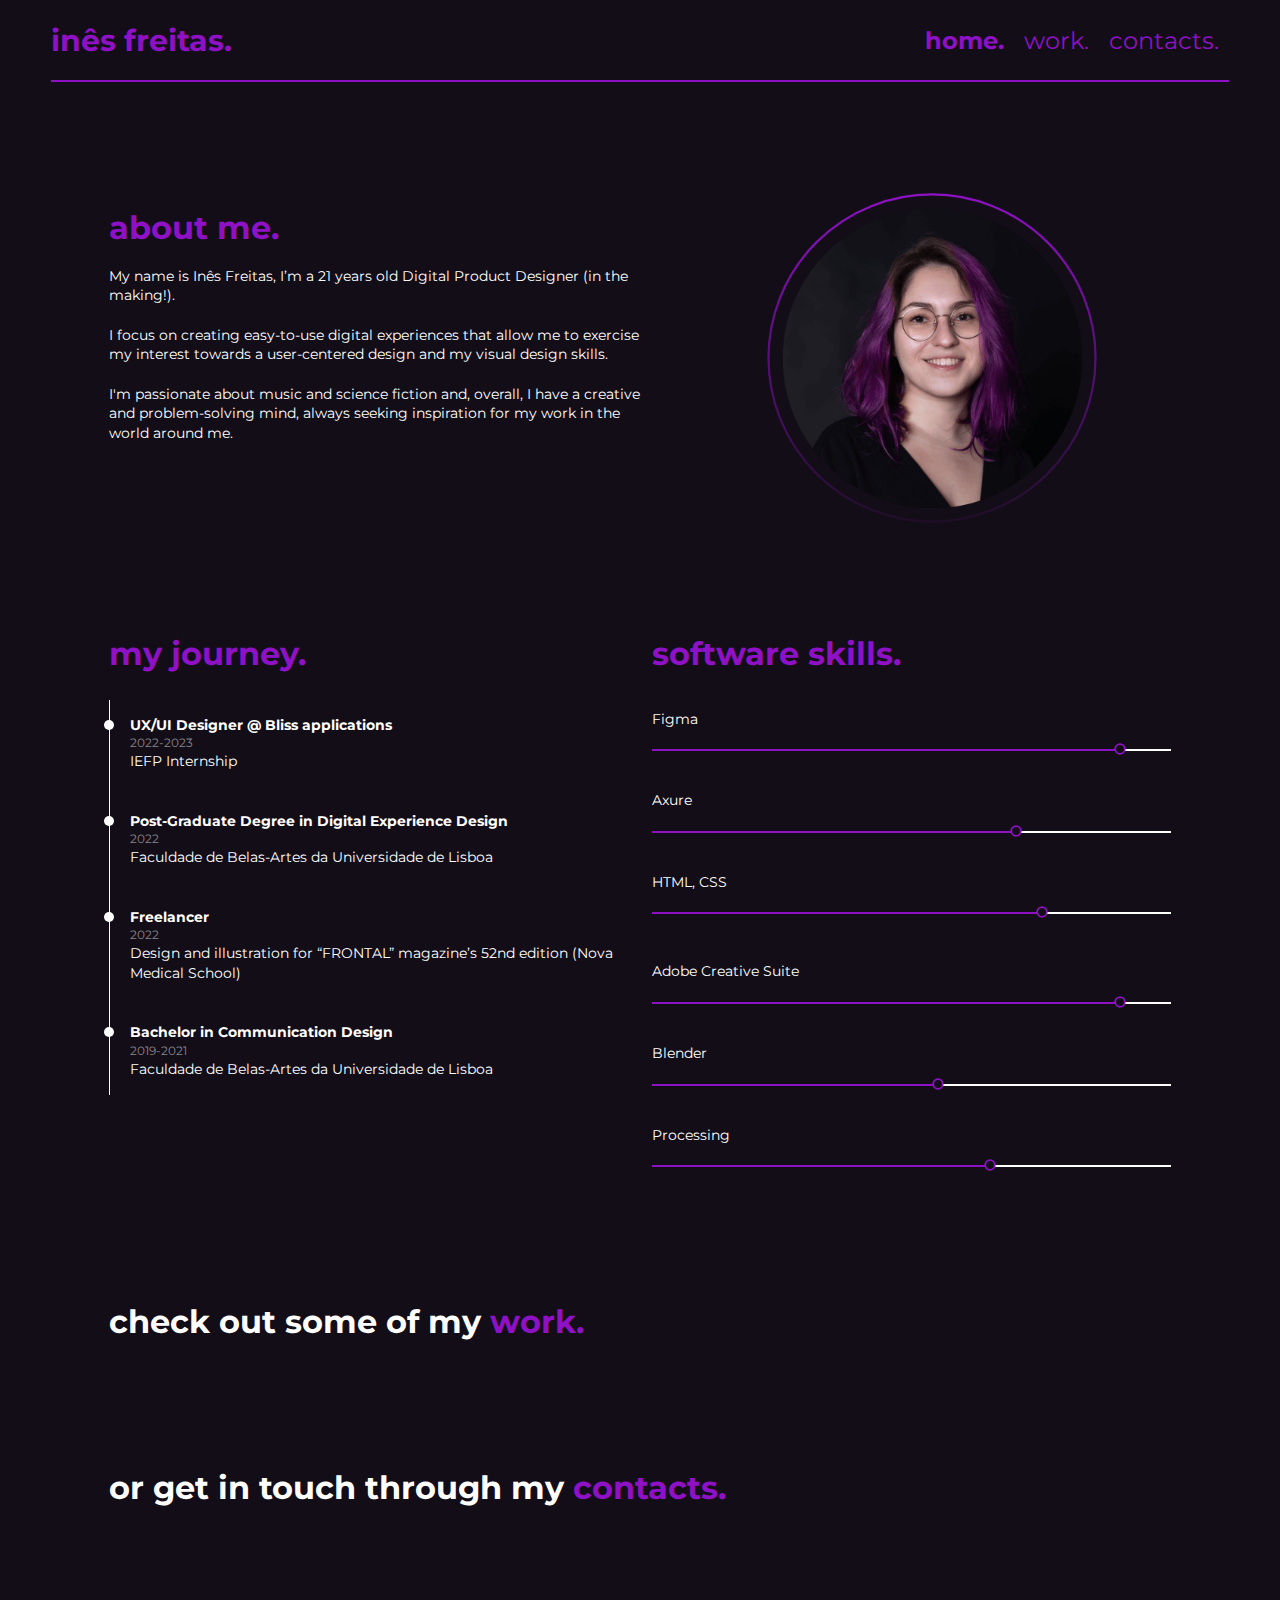
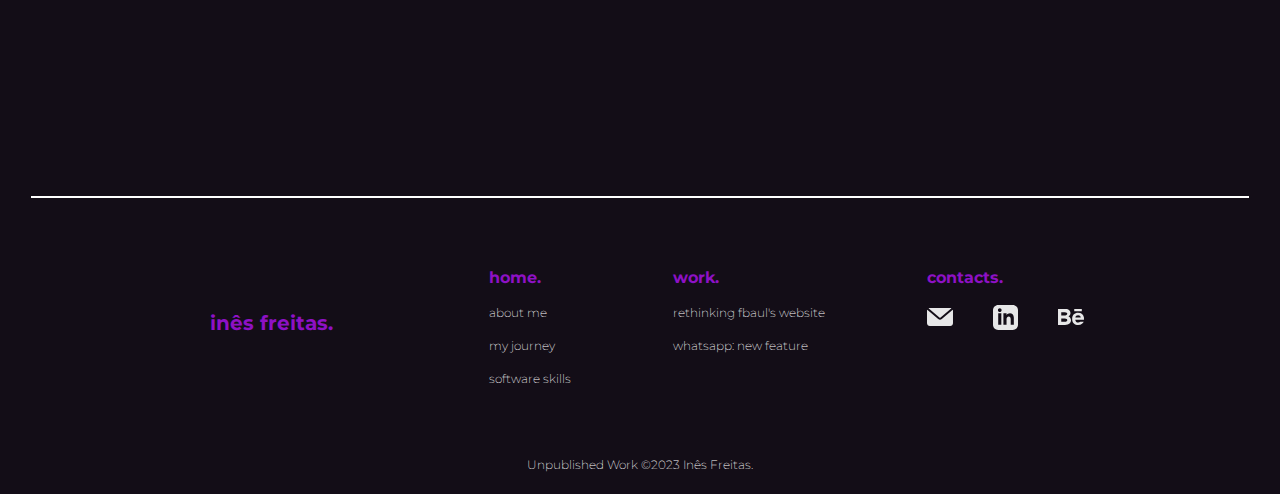
<file: index.html>
<!DOCTYPE html>
<html lang="en">
<head>
    <meta charset="UTF-8">
    <meta name="viewport" content="width=device-width, initial-scale=1" />
    <title>inês freitas.</title>
    <link rel="stylesheet" href="assets/css/style.css">
    <link rel="preconnect" href="https://fonts.googleapis.com">
    <link rel="preconnect" href="https://fonts.gstatic.com" crossorigin>
    <link href="https://fonts.googleapis.com/css2?family=Montserrat:ital,wght@0,100;0,200;0,300;0,400;0,500;0,600;0,700;0,800;0,900;1,100;1,200;1,300;1,400;1,500;1,600;1,700;1,800;1,900&display=swap" rel="stylesheet">
</head>

    <body>

<header>
    <div class="container">
        <h1><a href="index.html">inês freitas.</a></h1>
        <button class="btn--toggle-menu">
            <svg xmlns="http://www.w3.org/2000/svg" width="24" height="24" viewBox="0 0 24 24" fill="none" stroke="currentColor" stroke-width="2" stroke-linecap="round" stroke-linejoin="round" class="feather feather-menu">
                <line x1="3" y1="12" x2="21" y2="12"></line>
                <line x1="3" y1="6" x2="21" y2="6"></line>
                <line x1="3" y1="18" x2="21" y2="18"></line>
            </svg>    
        </button>
        <nav id="main-navigation">
                <ul>
                <li><a class="homelink" href="index.html">home.</a></li>
                <li><a class="worklink" href="work.html">work.</a></li>
                <li><a class="contactslink" href="contacts.html">contacts.</a></li>
                </ul>
            </nav> 
            
    </div>
    <hr>
</header>            <main class="home">

                <section id="about-me">
                    <figure>
                        <svg width="443" height="443" viewBox="0 0 443 443" fill="none" xmlns="http://www.w3.org/2000/svg">
                            <circle cx="221.5" cy="221.5" r="219.5" stroke="url(#paint0_linear_488_278)" stroke-width="3"/>
                            <defs>
                                <linearGradient id="paint0_linear_488_278" x1="221.5" y1="2" x2="221.5" y2="441" gradientUnits="userSpaceOnUse">
                                    <stop stop-color="#8E11C5"/>
                                    <stop offset="1" stop-color="#8E11C5" stop-opacity="0.1"/>
                                </linearGradient>
                            </defs>
                        </svg>
                        <img src="/assets/img/ines-photo.png" alt="Inês Freitas's profile picture.">
                    </figure>
                    <article>
                        <h2>about me.</h2>
                        <p>My name is Inês Freitas, I’m a 21 years old Digital Product Designer (in the making!). </p>
                        <p>I focus on creating easy-to-use digital experiences that allow me to exercise my interest towards a user-centered design and my visual design skills. </p>
                        <p>I'm passionate about music and science fiction and, overall, I have a creative and problem-solving mind, always seeking inspiration for my work in the world around me.</p>
                    </article>
                </section>

                <section id="my-journey">
                    <h2>my journey.</h2>
                    <article>
                        <div class="timeline"></div>
                        <ul>
                            <li>
                                <div>
                                    <svg class="dot" width="10" height="10" viewBox="0 0 6 6" fill="none" xmlns="http://www.w3.org/2000/svg">
                                        <circle cx="3" cy="3" r="3" fill="white"/>
                                    </svg>
                                    <h3>UX/UI Designer @ Bliss applications</h3>
                                </div>
                                <p class="dates">2022-2023</p>
                                <p>IEFP Internship</p>
                            </li>
                            <li>
                                <div>
                                    <svg class="dot" width="10" height="10" viewBox="0 0 6 6" fill="none" xmlns="http://www.w3.org/2000/svg">
                                        <circle cx="3" cy="3" r="3" fill="white"/>
                                    </svg>
                                    <h3>Post-Graduate Degree in Digital Experience Design</h3>
                                </div>
                                <p class="dates">2022</p>
                                <p>Faculdade de Belas-Artes da Universidade de Lisboa</p>
                            </li>
                            <li>
                                <div>
                                    <svg class="dot" width="10" height="10" viewBox="0 0 6 6" fill="none" xmlns="http://www.w3.org/2000/svg">
                                        <circle cx="3" cy="3" r="3" fill="white"/>
                                    </svg>
                                    <h3>Freelancer</h3>
                                </div>
                                <p class="dates">2022</p>
                                <p>Design and illustration for “FRONTAL” magazine’s 52nd edition (Nova Medical School)</p>
                            </li>
                            <li>
                                <div>
                                    <svg class="dot" width="10" height="10" viewBox="0 0 6 6" fill="none" xmlns="http://www.w3.org/2000/svg">
                                        <circle cx="3" cy="3" r="3" fill="white"/>
                                    </svg>
                                    <h3>Bachelor in Communication Design</h3>
                                </div>
                                <p class="dates">2019-2021</p>
                                <p>Faculdade de Belas-Artes da Universidade de Lisboa</p>
                            </li>
                        </ul>
                    </article>
                </section>

                <section id="software-skills">
                    <h2>software skills.</h2>
                    <article>
                        <div class="software-container1">
                                <p>Figma</p>
                                <svg class="purple-dot" width="12" height="12" viewBox="0 0 10 10" fill="none" xmlns="http://www.w3.org/2000/svg">
                                    <circle cx="5" cy="5" r="4" fill="#130D17" stroke="#8E11C5" stroke-width="1.5"/>
                                </svg>
                                <hr>
                                <p>Axure</p>
                                <svg class="purple-dot" width="12" height="12" viewBox="0 0 10 10" fill="none" xmlns="http://www.w3.org/2000/svg">
                                    <circle cx="5" cy="5" r="4" fill="#130D17" stroke="#8E11C5" stroke-width="1.5"/>
                                </svg>
                                <hr>
                                <p>HTML, CSS</p>
                                <svg class="purple-dot" width="12" height="12" viewBox="0 0 10 10" fill="none" xmlns="http://www.w3.org/2000/svg">
                                    <circle cx="5" cy="5" r="4" fill="#130D17" stroke="#8E11C5" stroke-width="1.5"/>
                                </svg>
                                <hr>
                        </div>

                        <div class="software-container2">
                                <p>Adobe Creative Suite</p>
                                <svg class="purple-dot" width="12" height="12" viewBox="0 0 10 10" fill="none" xmlns="http://www.w3.org/2000/svg">
                                    <circle cx="5" cy="5" r="4" fill="#130D17" stroke="#8E11C5" stroke-width="1.5"/>
                                </svg>
                                <hr>
                                <p>Blender</p>
                                <svg class="purple-dot" width="12" height="12" viewBox="0 0 10 10" fill="none" xmlns="http://www.w3.org/2000/svg">
                                    <circle cx="5" cy="5" r="4" fill="#130D17" stroke="#8E11C5" stroke-width="1.5"/>
                                </svg>
                                <hr>
                                <p>Processing</p>
                                <svg class="purple-dot" width="12" height="12" viewBox="0 0 10 10" fill="none" xmlns="http://www.w3.org/2000/svg">
                                    <circle cx="5" cy="5" r="4" fill="#130D17" stroke="#8E11C5" stroke-width="1.5"/>
                                </svg>
                                <hr>
                        </div>

                    </article>
                </section>

                <section class="linkscontainer">
                    <div class="links linkanimation">
                        <h2>check out some of my <a class="homepage-work-link" href="work.html">work.</a></h2>
                        <h2>or get in touch through my <a class="homepage-contacts-link" href="contacts.html">contacts.</a></h2>
                    </div>
                </section>

            </main>
<footer>
    <hr>
    <div class="container">
        <h1>inês freitas.</h1>

        <div>
            <a class="homefooter" href="index.html" class="footer-subtitle">home.</a>
            <a href="index.html#about-me">about me</a>
            <a href="index.html#my-journey">my journey</a>
            <a href="index.html#software-skills">software skills</a>
        </div>

        <div>
            <a class="workfooter" href="work.html" class="footer-subtitle">work.</a>
            <a href="projectfbaul.html">rethinking fbaul's website</a>
            <a href="projectwhatsapp.html">whatsapp: new feature</a>
        </div>

        <div>
            <a class="contactsfooter" href="contacts.html" class="footer-subtitle">contacts.</a>
            
            <div class="figures-container">
                <a href="mailto:ines.t.freitas@outlook.pt" target="_blank">
                        <img src="/assets/img/mail.svg" alt="e-mail icon">
                </a>
                <a href="https://www.linkedin.com/in/ines-t-freitas/" target="_blank">
                        <img src="/assets/img/linkedin.svg" alt="linkedin icon">
                </a>
                <a href="https://www.behance.net/Ines_Freitas" target="_blank">
                        <img src="/assets/img/behance.svg" alt="behance icon">
                </a>
            </div>
        </div>
    </div>


    <p>Unpublished Work ©2023 Inês Freitas.</p>
</footer>
<script src="/assets/js/script.js"></script>    </body>
</html>
</file>
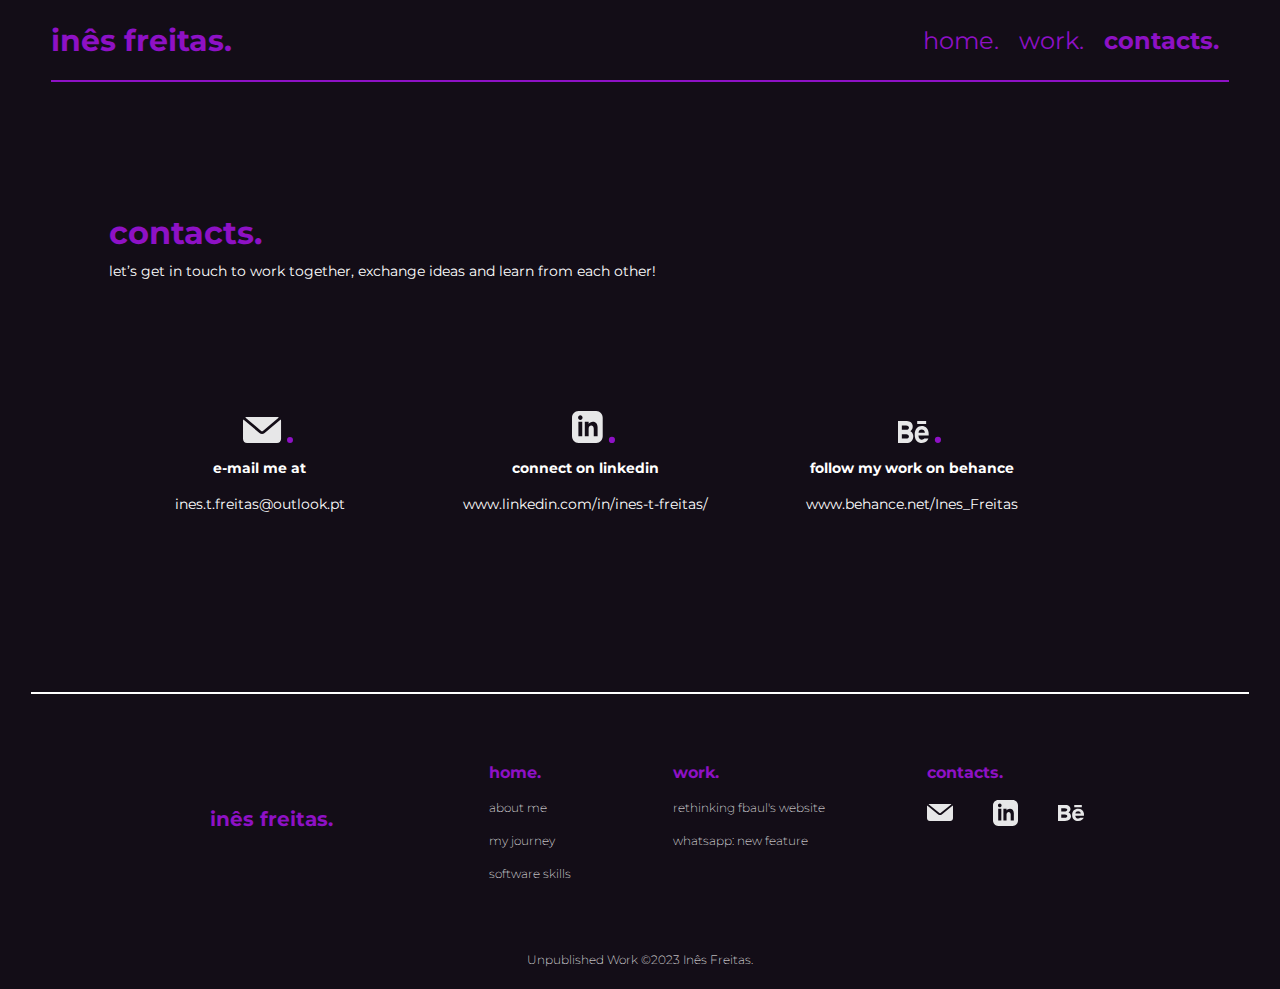
<file: contacts.html>
<!DOCTYPE html>
<html lang="en">
<head>
    <meta charset="UTF-8">
    <meta name="viewport" content="width=device-width, initial-scale=1" />
    <title>inês freitas.</title>
    <link rel="stylesheet" href="assets/css/style.css">
    <link rel="preconnect" href="https://fonts.googleapis.com">
    <link rel="preconnect" href="https://fonts.gstatic.com" crossorigin>
    <link href="https://fonts.googleapis.com/css2?family=Montserrat:ital,wght@0,100;0,200;0,300;0,400;0,500;0,600;0,700;0,800;0,900;1,100;1,200;1,300;1,400;1,500;1,600;1,700;1,800;1,900&display=swap" rel="stylesheet">
</head>

    <body>

<header>
    <div class="container">
        <h1><a href="index.html">inês freitas.</a></h1>
        <button class="btn--toggle-menu">
            <svg xmlns="http://www.w3.org/2000/svg" width="24" height="24" viewBox="0 0 24 24" fill="none" stroke="currentColor" stroke-width="2" stroke-linecap="round" stroke-linejoin="round" class="feather feather-menu">
                <line x1="3" y1="12" x2="21" y2="12"></line>
                <line x1="3" y1="6" x2="21" y2="6"></line>
                <line x1="3" y1="18" x2="21" y2="18"></line>
            </svg>    
        </button>
        <nav id="main-navigation">
                <ul>
                <li><a class="homelink" href="index.html">home.</a></li>
                <li><a class="worklink" href="work.html">work.</a></li>
                <li><a class="contactslink" href="contacts.html">contacts.</a></li>
                </ul>
            </nav> 
            
    </div>
    <hr>
</header>        <main class="contacts">
                <section>
                    <h2>contacts.</h2>
                    <p>let’s get in touch to work together, exchange ideas and learn from each other!</p>
                </section>
                
                <a href="mailto:ines.t.freitas@outlook.pt" class="mail" target="_blank">
                    <figure>
                        <img src="/assets/img/mail-dot.svg" alt="email me icon">
                    </figure>
                    <p>e-mail me at</p>
                    <p class="last">ines.t.freitas@outlook.pt</p>
                </a>

                <a href="https://www.linkedin.com/in/ines-t-freitas/" class="linkedin" target="_blank">
                    <figure>
                        <img src="/assets/img/linkedin-dot.svg" alt="connect on linkedin icon">
                    </figure>
                    <p>connect on linkedin</p>
                    <p>www.linkedin.com/in/ines-t-freitas/</p>
                </a>

                <a href="https://www.behance.net/Ines_Freitas" class="behance" target="_blank">
                    <figure>
                        <img src="/assets/img/behance-dot.svg" alt="follor my work on behance icon">
                    </figure>
                    <p>follow my work on behance</p>
                    <p>www.behance.net/Ines_Freitas</p>
                </a>

        </main>
<footer>
    <hr>
    <div class="container">
        <h1>inês freitas.</h1>

        <div>
            <a class="homefooter" href="index.html" class="footer-subtitle">home.</a>
            <a href="index.html#about-me">about me</a>
            <a href="index.html#my-journey">my journey</a>
            <a href="index.html#software-skills">software skills</a>
        </div>

        <div>
            <a class="workfooter" href="work.html" class="footer-subtitle">work.</a>
            <a href="projectfbaul.html">rethinking fbaul's website</a>
            <a href="projectwhatsapp.html">whatsapp: new feature</a>
        </div>

        <div>
            <a class="contactsfooter" href="contacts.html" class="footer-subtitle">contacts.</a>
            
            <div class="figures-container">
                <a href="mailto:ines.t.freitas@outlook.pt" target="_blank">
                        <img src="/assets/img/mail.svg" alt="e-mail icon">
                </a>
                <a href="https://www.linkedin.com/in/ines-t-freitas/" target="_blank">
                        <img src="/assets/img/linkedin.svg" alt="linkedin icon">
                </a>
                <a href="https://www.behance.net/Ines_Freitas" target="_blank">
                        <img src="/assets/img/behance.svg" alt="behance icon">
                </a>
            </div>
        </div>
    </div>


    <p>Unpublished Work ©2023 Inês Freitas.</p>
</footer>
<script src="/assets/js/script.js"></script>    </body>
</html>
</file>
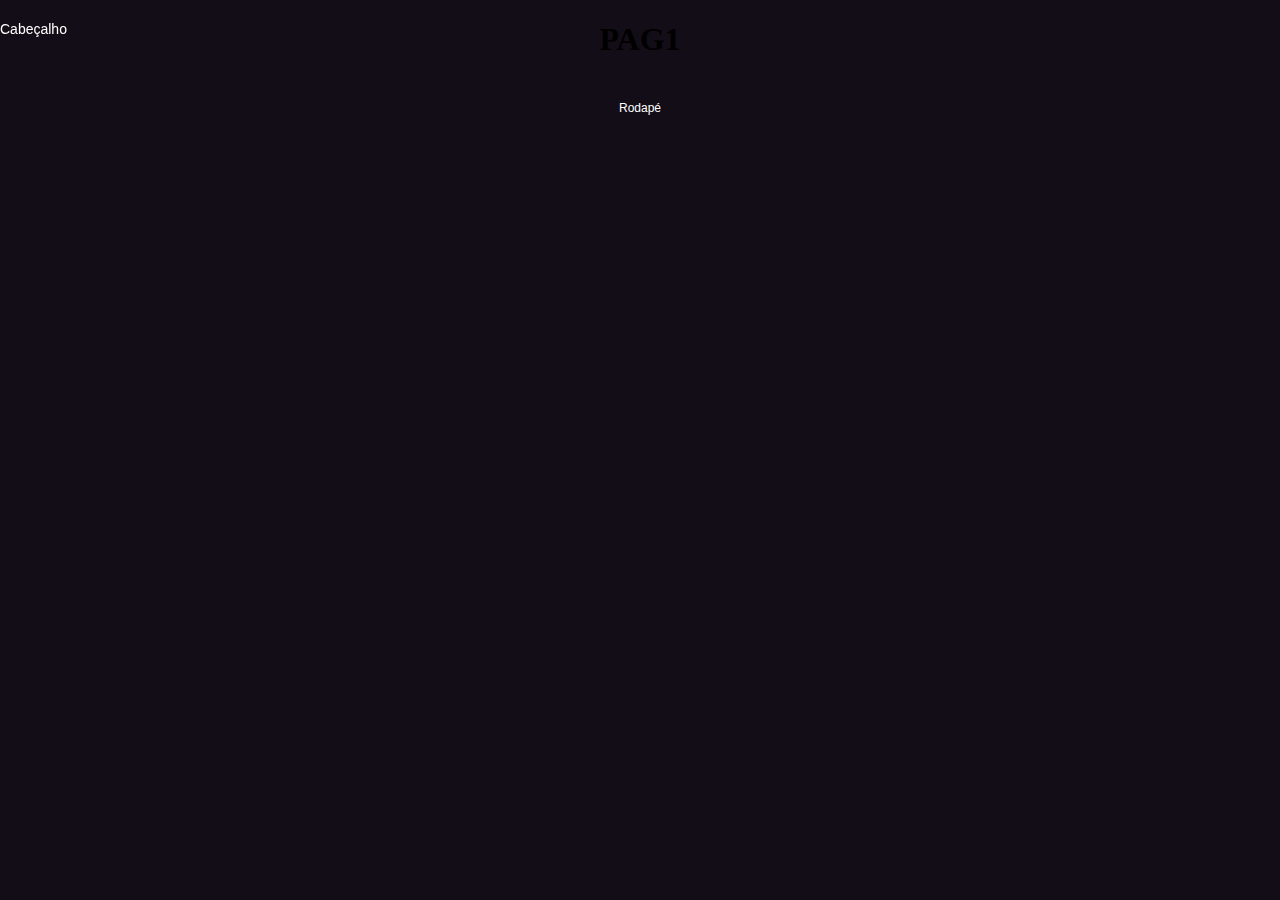
<file: pag1.html>
<!DOCTYPE html>
<html lang="en">
<head>
    <meta charset="UTF-8">
    <meta name="viewpot" content="width=device-width, initial-scale=1">
    <title>Desafio</title>
    <link rel="stylesheet" href="assets/css/style.css">
</head>    <body>

<header>
    
    <p>Cabeçalho</p>
    <!-- <nav>
        <a href="index.html">Home</a>
        <a href="pag1.html">Pag1</a>
        <a href="pag2.html">Pag2</a>
    </nav> -->
</header>        <main>
            <h1>PAG1</h1>
        </main>
<footer>
  
    <p>Rodapé</p>
</footer>    </body>
</html>
</file>
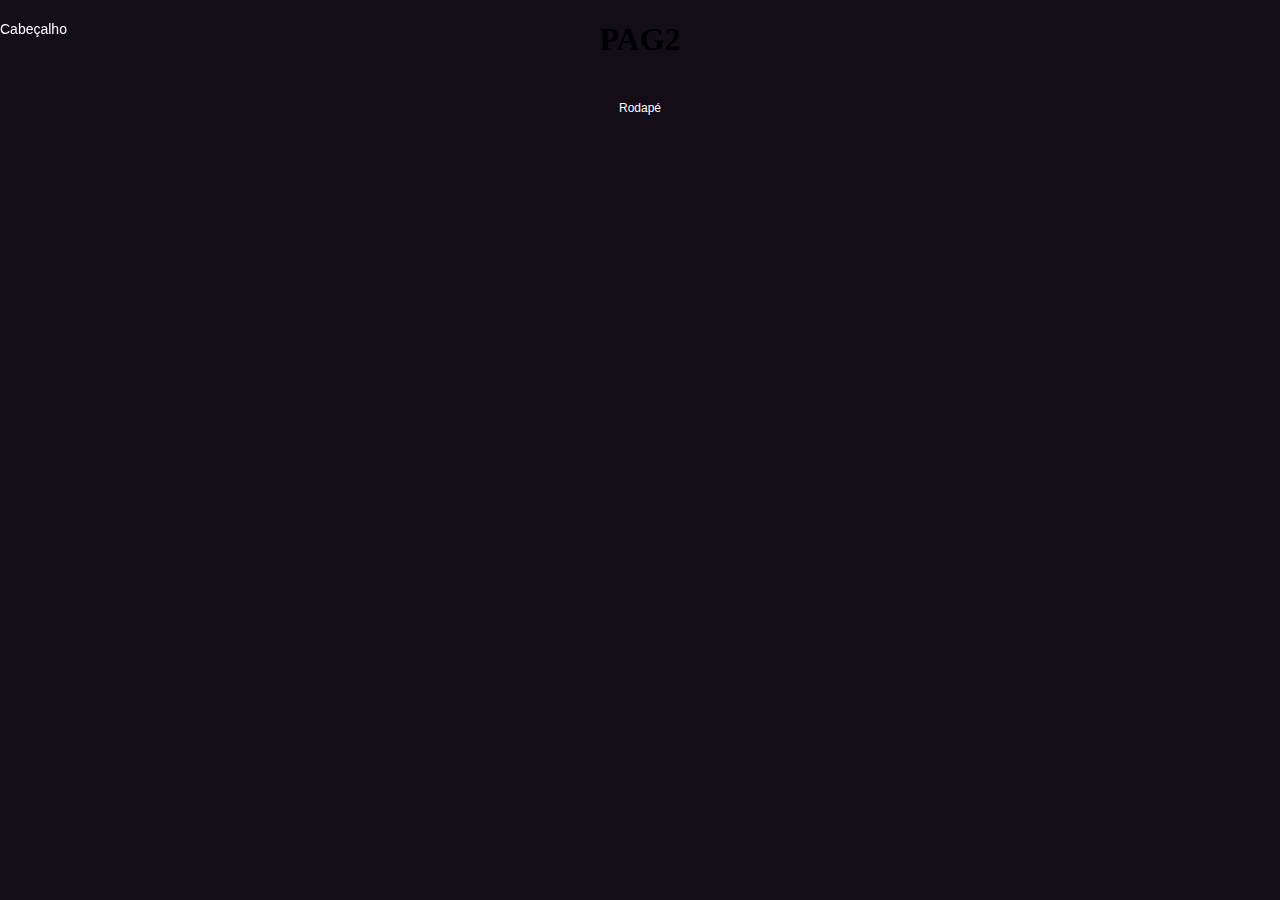
<file: pag2.html>
<!DOCTYPE html>
<html lang="en">
<head>
    <meta charset="UTF-8">
    <meta name="viewpot" content="width=device-width, initial-scale=1">
    <title>Desafio</title>
    <link rel="stylesheet" href="assets/css/style.css">
</head>    <body>

<header>
    
    <p>Cabeçalho</p>
    <!-- <nav>
        <a href="index.html">Home</a>
        <a href="pag1.html">Pag1</a>
        <a href="pag2.html">Pag2</a>
    </nav> -->
</header>        <main>
            <h1>PAG2</h1>
        </main>
<footer>
  
    <p>Rodapé</p>
</footer>    </body>
</html>
</file>
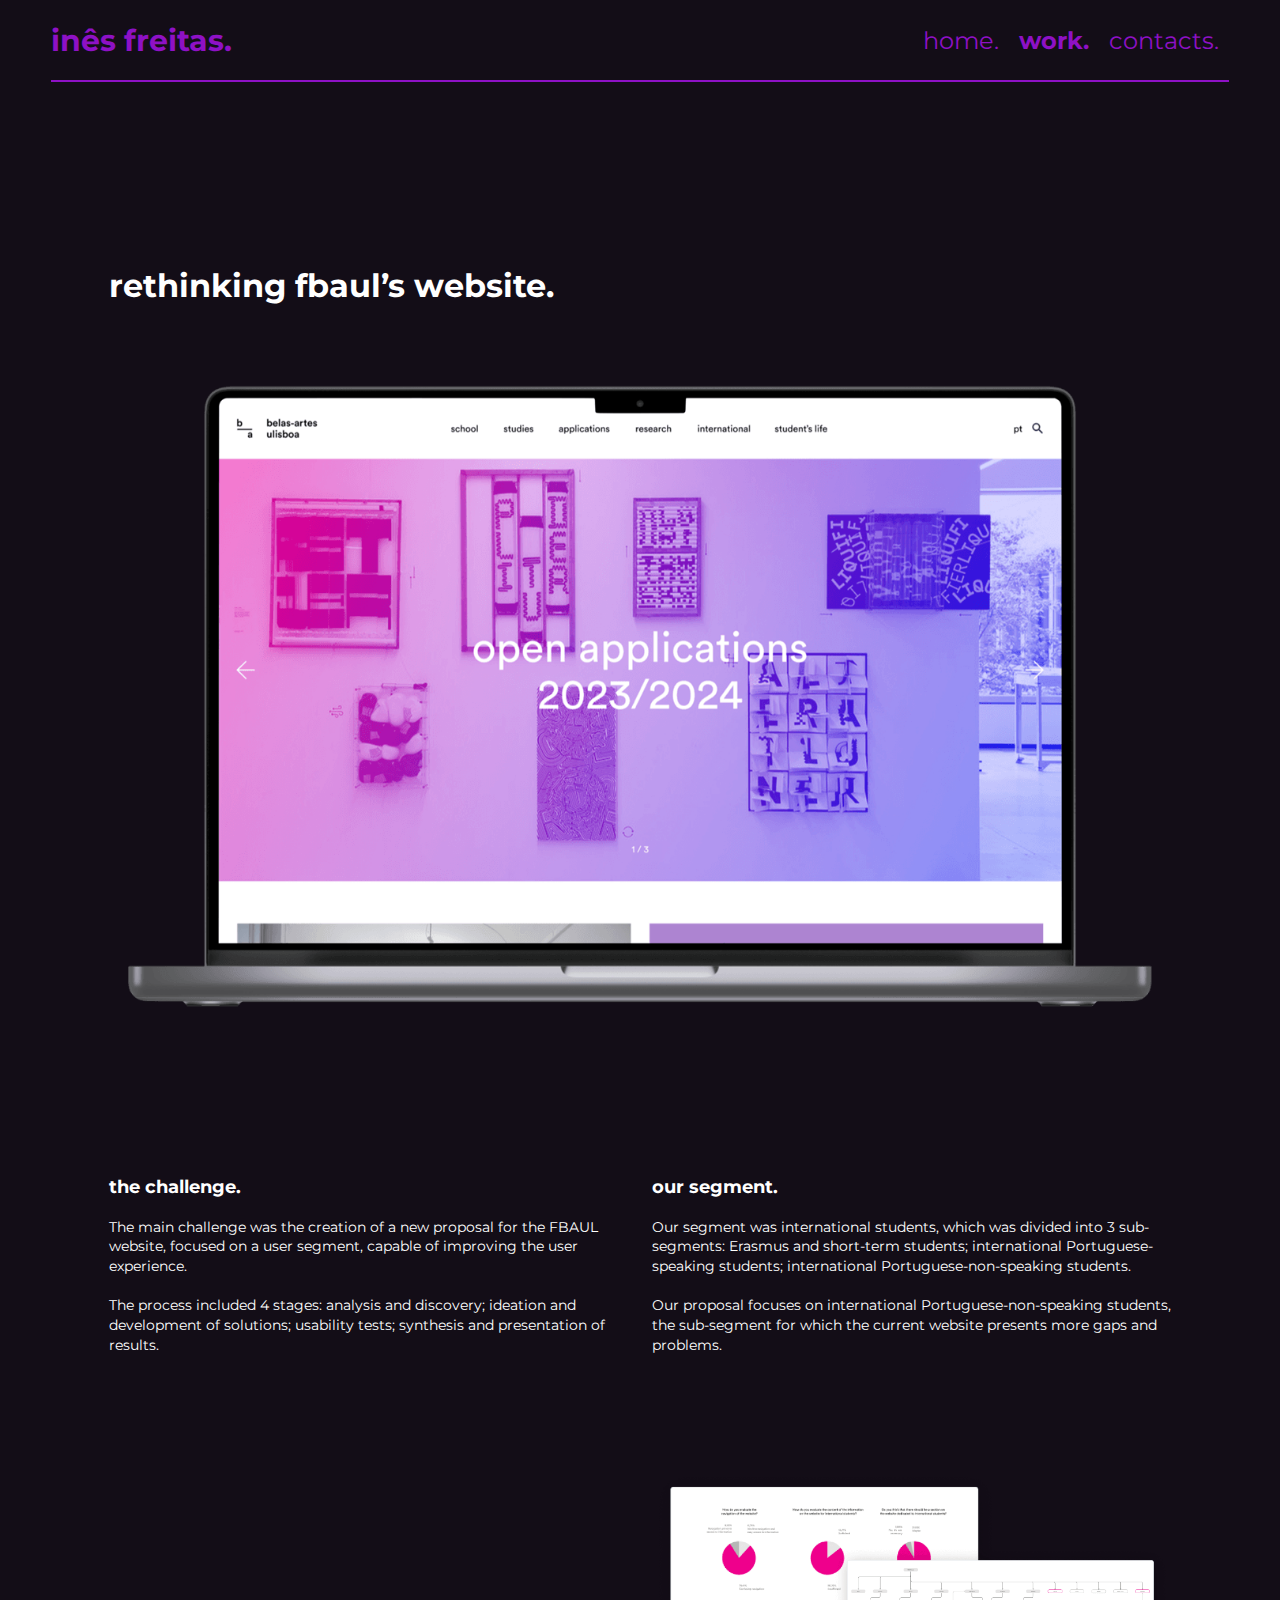
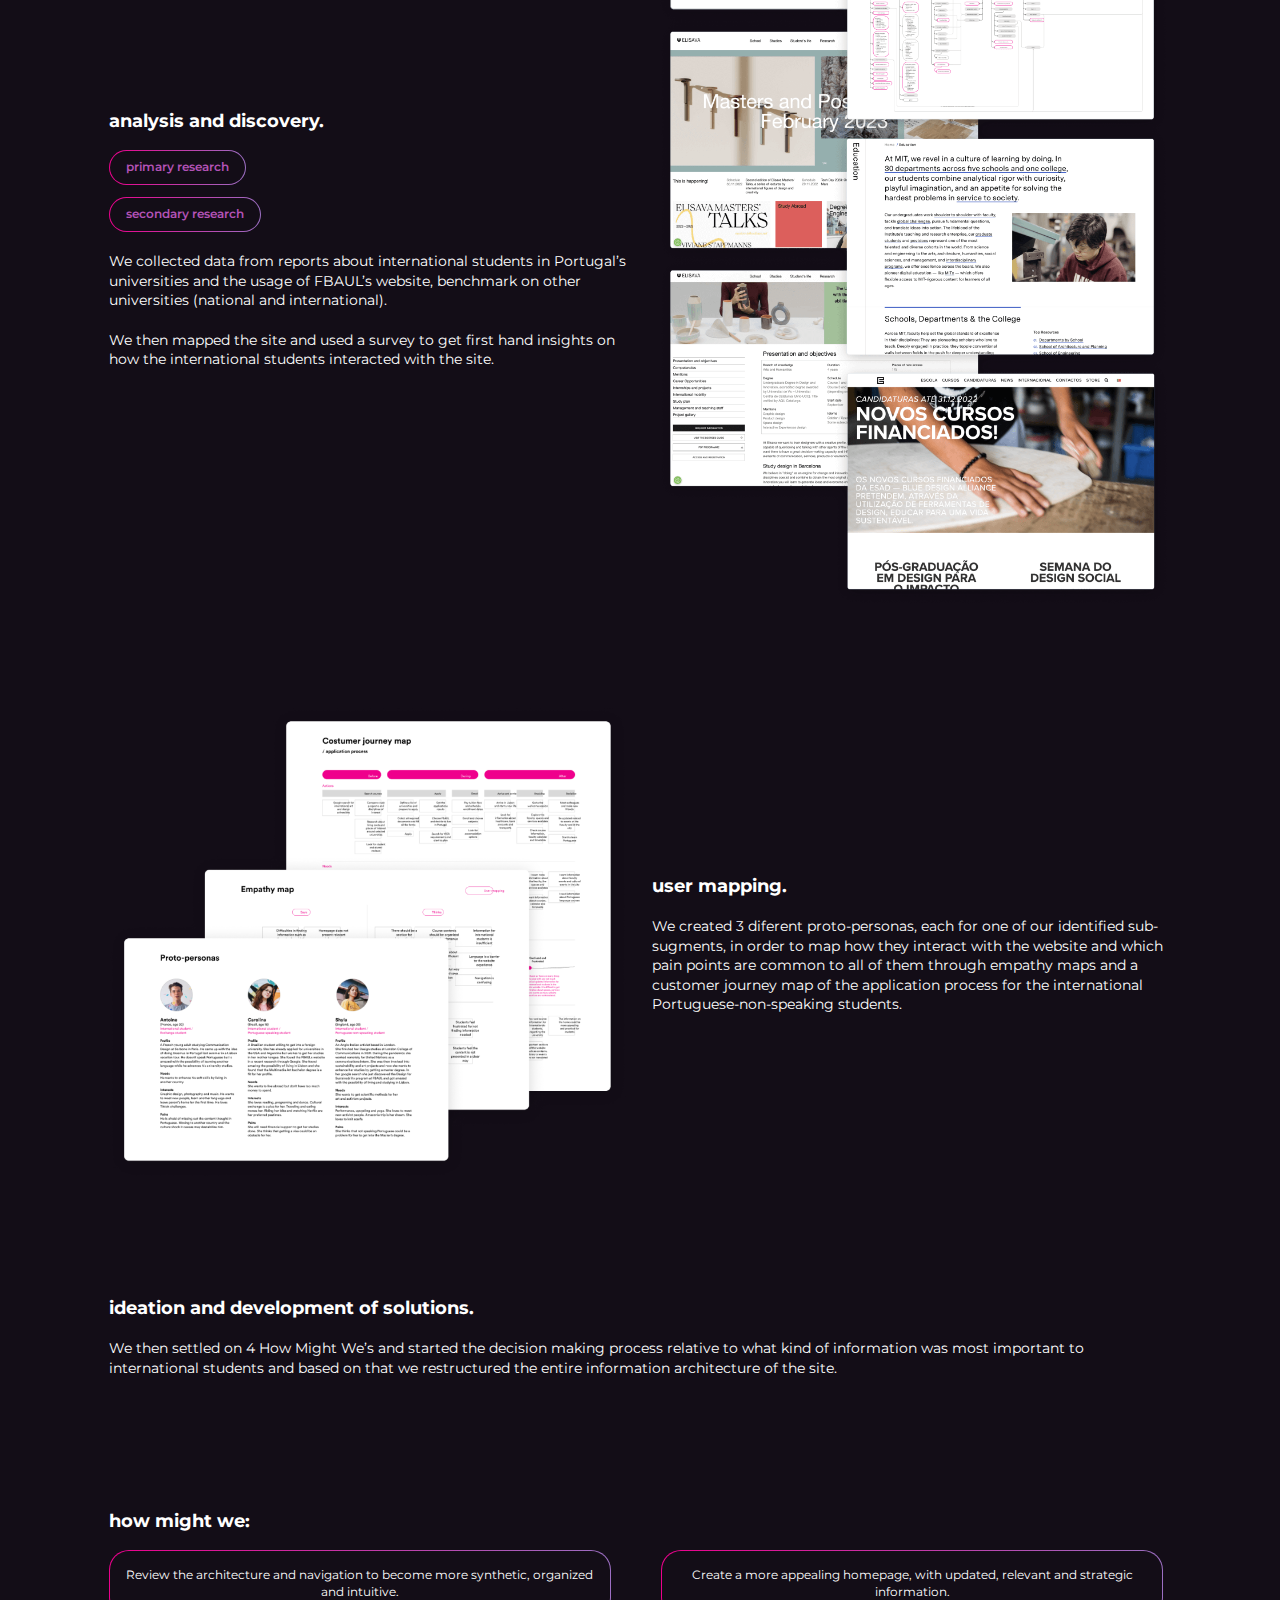
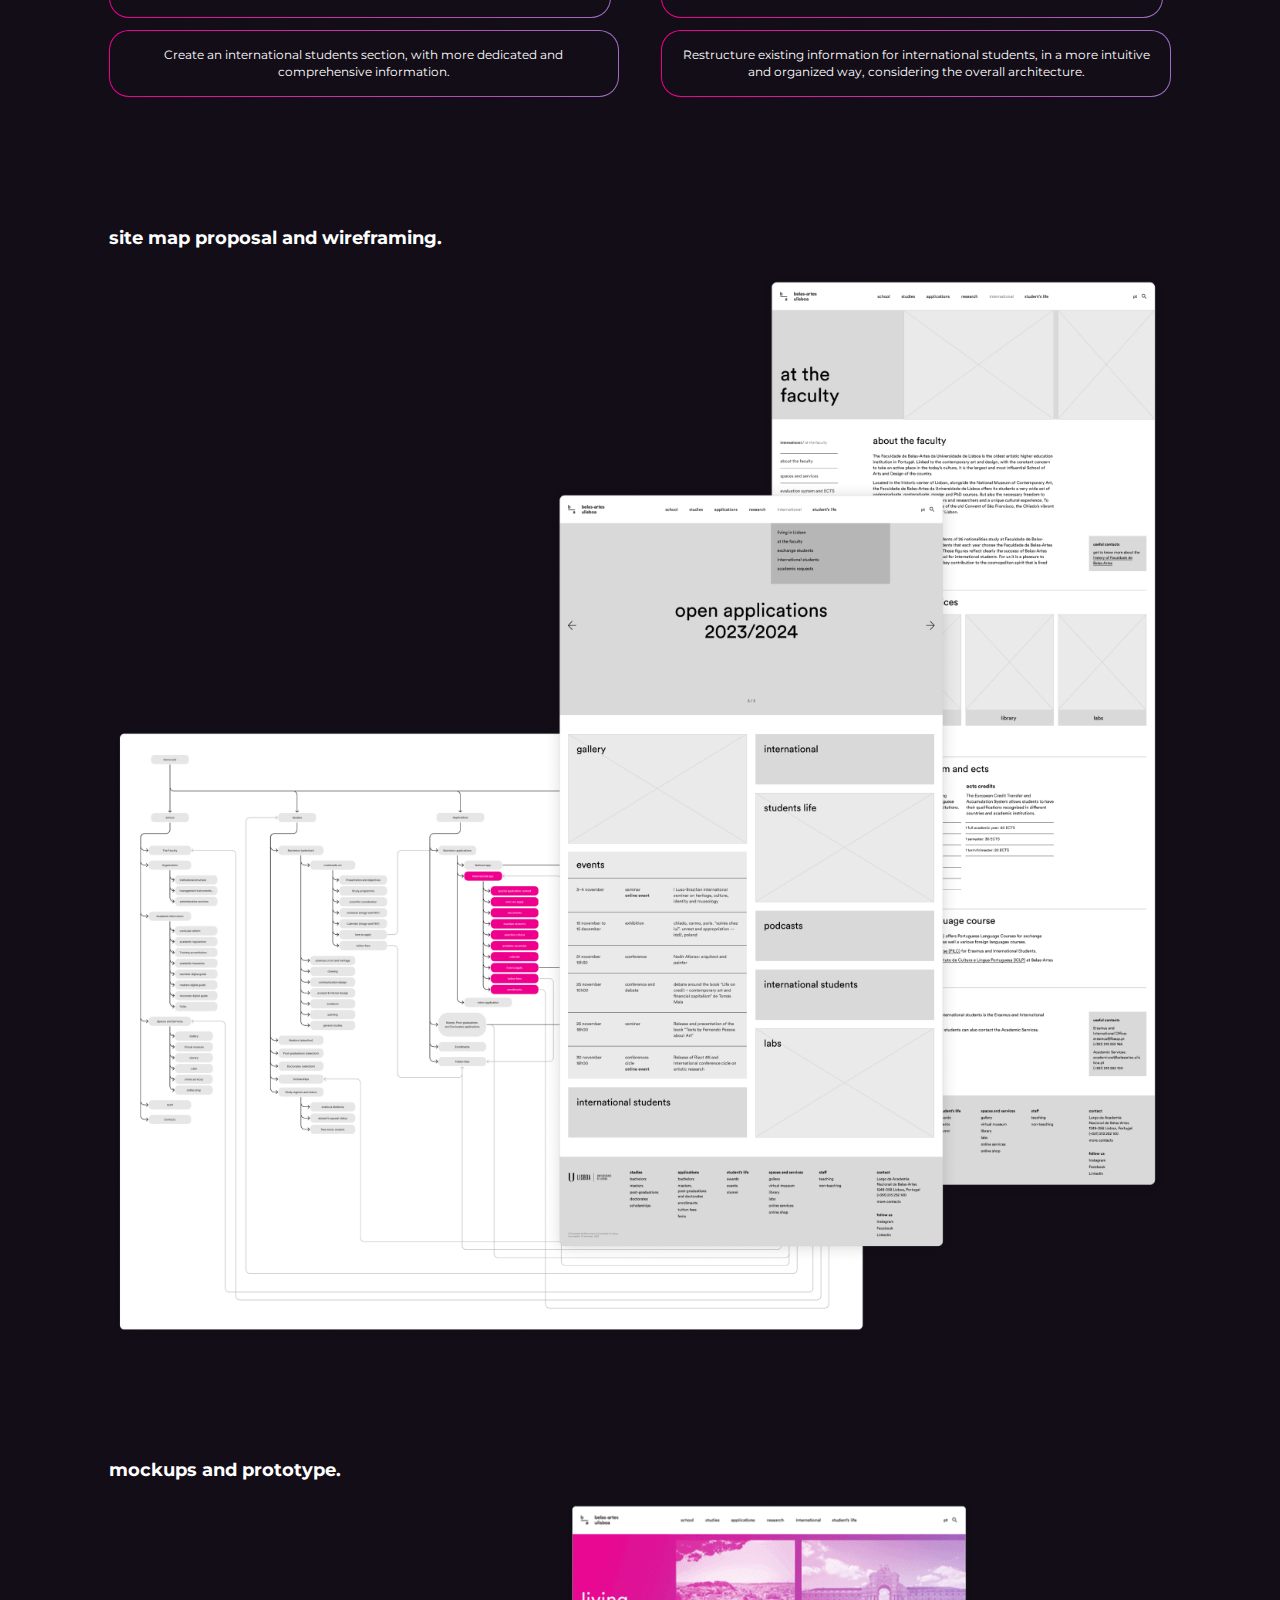
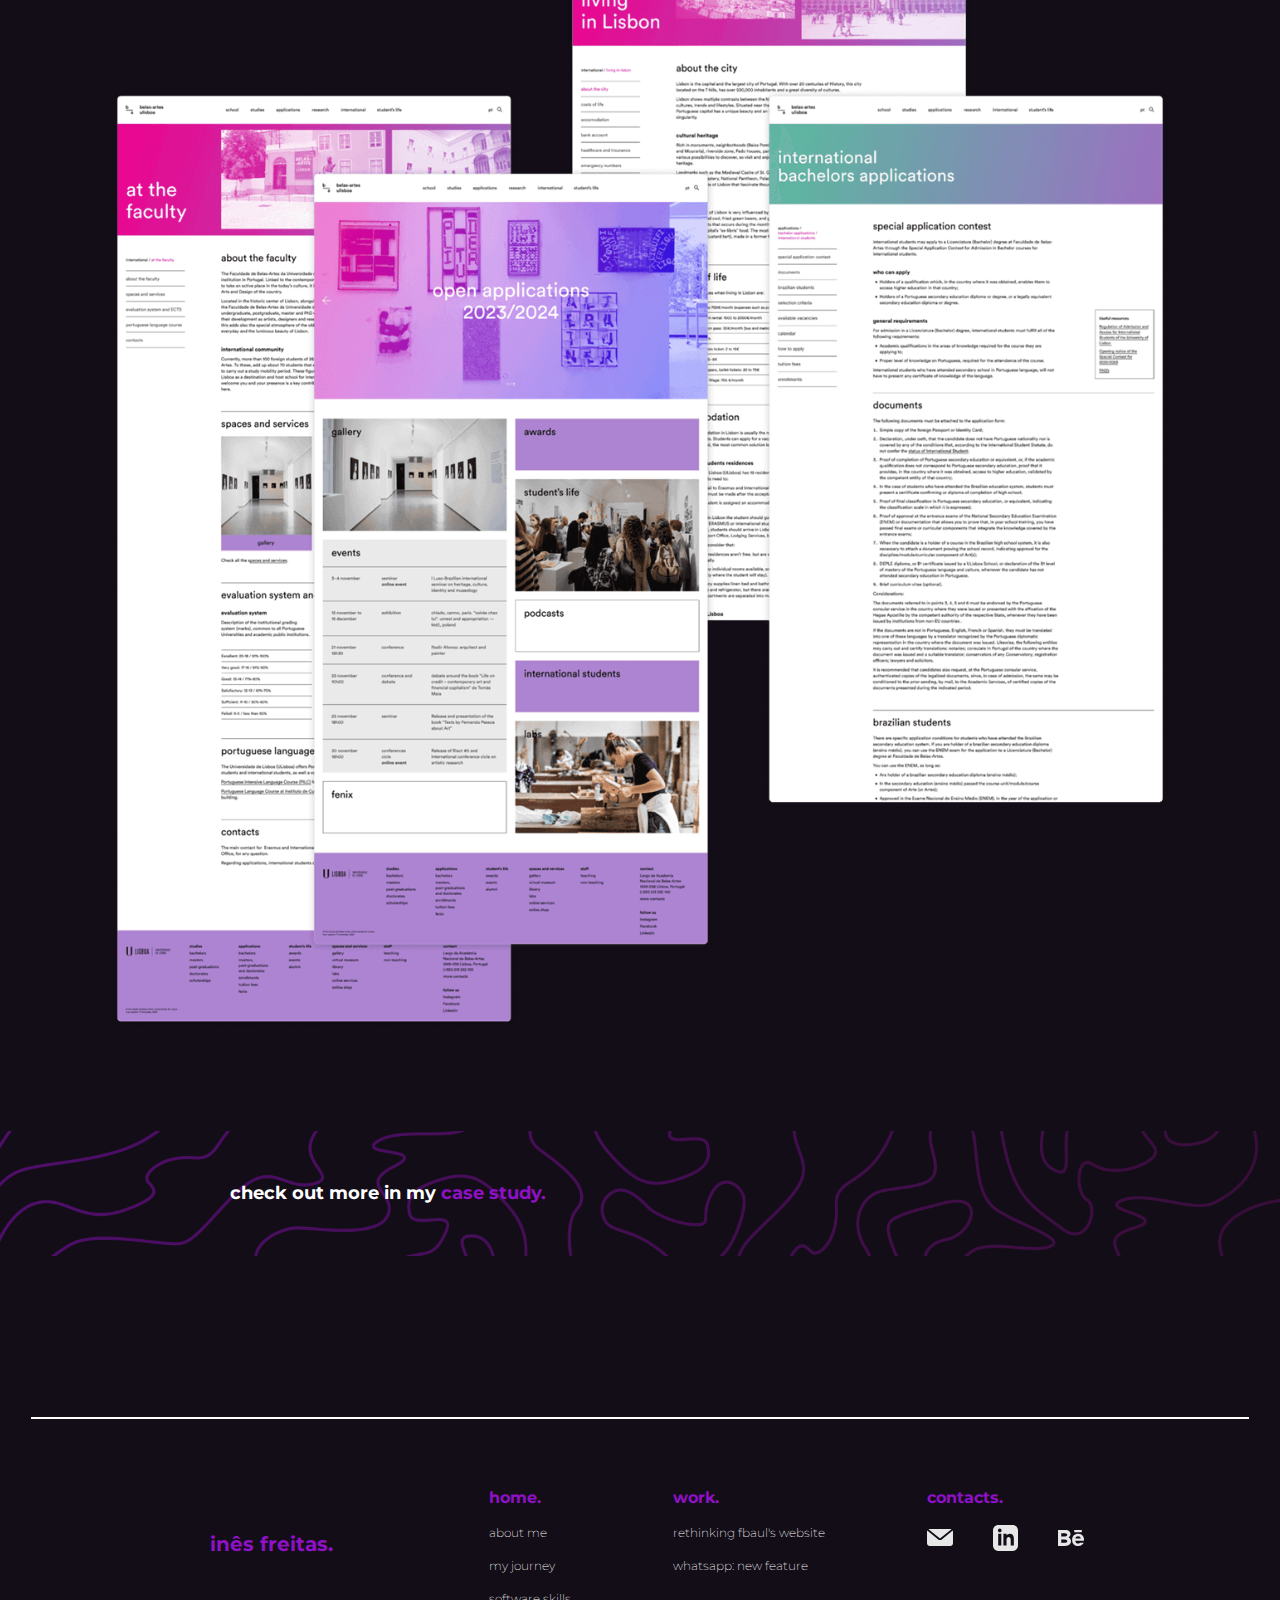
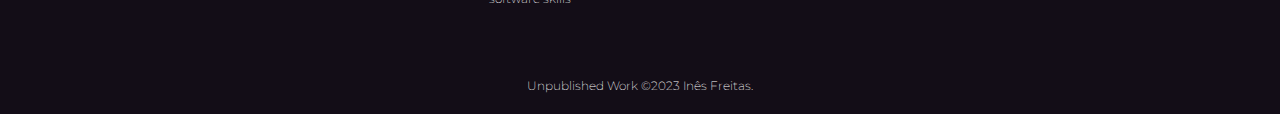
<file: projectfbaul.html>
<!DOCTYPE html>
<html lang="en">
<head>
    <meta charset="UTF-8">
    <meta name="viewport" content="width=device-width, initial-scale=1" />
    <title>inês freitas.</title>
    <link rel="stylesheet" href="assets/css/style.css">
    <link rel="preconnect" href="https://fonts.googleapis.com">
    <link rel="preconnect" href="https://fonts.gstatic.com" crossorigin>
    <link href="https://fonts.googleapis.com/css2?family=Montserrat:ital,wght@0,100;0,200;0,300;0,400;0,500;0,600;0,700;0,800;0,900;1,100;1,200;1,300;1,400;1,500;1,600;1,700;1,800;1,900&display=swap" rel="stylesheet">
</head>

    <body>

<header>
    <div class="container">
        <h1><a href="index.html">inês freitas.</a></h1>
        <button class="btn--toggle-menu">
            <svg xmlns="http://www.w3.org/2000/svg" width="24" height="24" viewBox="0 0 24 24" fill="none" stroke="currentColor" stroke-width="2" stroke-linecap="round" stroke-linejoin="round" class="feather feather-menu">
                <line x1="3" y1="12" x2="21" y2="12"></line>
                <line x1="3" y1="6" x2="21" y2="6"></line>
                <line x1="3" y1="18" x2="21" y2="18"></line>
            </svg>    
        </button>
        <nav id="main-navigation">
                <ul>
                <li><a class="homelink" href="index.html">home.</a></li>
                <li><a class="worklink" href="work.html">work.</a></li>
                <li><a class="contactslink" href="contacts.html">contacts.</a></li>
                </ul>
            </nav> 
            
    </div>
    <hr>
</header>            <main class="projectfbaul">

                    <section>
                        <h2>rethinking fbaul’s website.</h2>
                        <figure>
                            <img src="/assets/img/fbaul-site1.png" alt="Homepage mockup of Rethinking FBAUL's website project.">
                        </figure>
                    </section>

                    <section>
                        <h3>the challenge.</h3>
                        <p>The main challenge was the creation of a new proposal for the FBAUL website, focused on a user segment, capable of improving the user experience.</p>
                        <p>The process included 4 stages: analysis and discovery; ideation and development of solutions; usability tests; synthesis and presentation of results.</p>
                    </section>
                        
                    <section>
                        <h3>our segment.</h3>
                        <p>Our segment was international students, which was divided into 3 sub-segments: Erasmus and short-term students; international Portuguese-speaking students; international Portuguese-non-speaking students.</p>
                        <p>Our proposal focuses on international Portuguese-non-speaking students, the sub-segment for which the current website presents more gaps and problems.</p>
                    </section>

                    <section>
                        <h3>analysis and discovery.</h3>
                        <div>
                            <p>primary research</p>
                            <p>secondary research</p>
                        </div>
                        <p>We collected data from reports about international students in Portugal’s universities and the usage of FBAUL’s website, benchmark on other universities (national and international).</p>
                        <p>We then mapped the site and used a survey to get first hand insights on how the international students interacted with the site.</p>
                    </section>

                    <figure>
                        <img src="/assets/img/fbaul2.png" alt="Examples of the benchmarking, survey and site mapping processes.">
                    </figure>

                    <section>
                        <h3>user mapping.</h3>
                        <p>We created 3 diferent proto-personas, each for one of our identified sub-sugments, in order to map how they interact with the website and which pain points are common to all of them through empathy maps and a customer journey map of the application process for the international Portuguese-non-speaking students.</p>
                    </section>

                    <figure>
                        <img src="/assets/img/fbaul3.png" alt="Protopersonas, Empathy map and Costumer journey map.">
                    </figure>

                    <section>
                        <h3>ideation and development of solutions.</h3>
                        <p>We then settled on 4 How Might We’s and started the decision making process relative to what kind of information was most important to international students and based on that we restructured the entire information architecture of the site.</p>
                    </section>

                    <section>
                        <h3>how might we:</h3>
                        <article>
                            <div>
                                <p>Review the architecture and navigation to become more synthetic, organized and intuitive.</p>
                                <p>Create an international students section, with more dedicated and comprehensive information.</p>
                            </div>
                            <div>
                                <p>Create a more appealing homepage, with updated, relevant and strategic information.</p>
                                <p>Restructure existing information for international students, in a more intuitive and organized way, considering the overall architecture. </p>
                            </div>
                        </article>
                    </section>

                    <section>
                        <h3>site map proposal and wireframing.</h3>
                        <figure>
                            <img src="/assets/img/fbaul4.png" alt="New site map proposal and examples of wireframes.">
                        </figure>
                    </section>

                    <section>
                        <h3>mockups and prototype.</h3>
                        <figure>
                            <img src="/assets/img/fbaul5.png" alt="Some finalized screens of fbaul's site redesign.">
                        </figure>
                    </section>

                    <h3 class="case-study-link">check out more in my <a href="https://www.behance.net/gallery/165986203/Rethinking-FBAULs-website" target="_blank"> case study.</a></h3>

            </main>
<footer>
    <hr>
    <div class="container">
        <h1>inês freitas.</h1>

        <div>
            <a class="homefooter" href="index.html" class="footer-subtitle">home.</a>
            <a href="index.html#about-me">about me</a>
            <a href="index.html#my-journey">my journey</a>
            <a href="index.html#software-skills">software skills</a>
        </div>

        <div>
            <a class="workfooter" href="work.html" class="footer-subtitle">work.</a>
            <a href="projectfbaul.html">rethinking fbaul's website</a>
            <a href="projectwhatsapp.html">whatsapp: new feature</a>
        </div>

        <div>
            <a class="contactsfooter" href="contacts.html" class="footer-subtitle">contacts.</a>
            
            <div class="figures-container">
                <a href="mailto:ines.t.freitas@outlook.pt" target="_blank">
                        <img src="/assets/img/mail.svg" alt="e-mail icon">
                </a>
                <a href="https://www.linkedin.com/in/ines-t-freitas/" target="_blank">
                        <img src="/assets/img/linkedin.svg" alt="linkedin icon">
                </a>
                <a href="https://www.behance.net/Ines_Freitas" target="_blank">
                        <img src="/assets/img/behance.svg" alt="behance icon">
                </a>
            </div>
        </div>
    </div>


    <p>Unpublished Work ©2023 Inês Freitas.</p>
</footer>
<script src="/assets/js/script.js"></script>    </body>
</html>
</file>
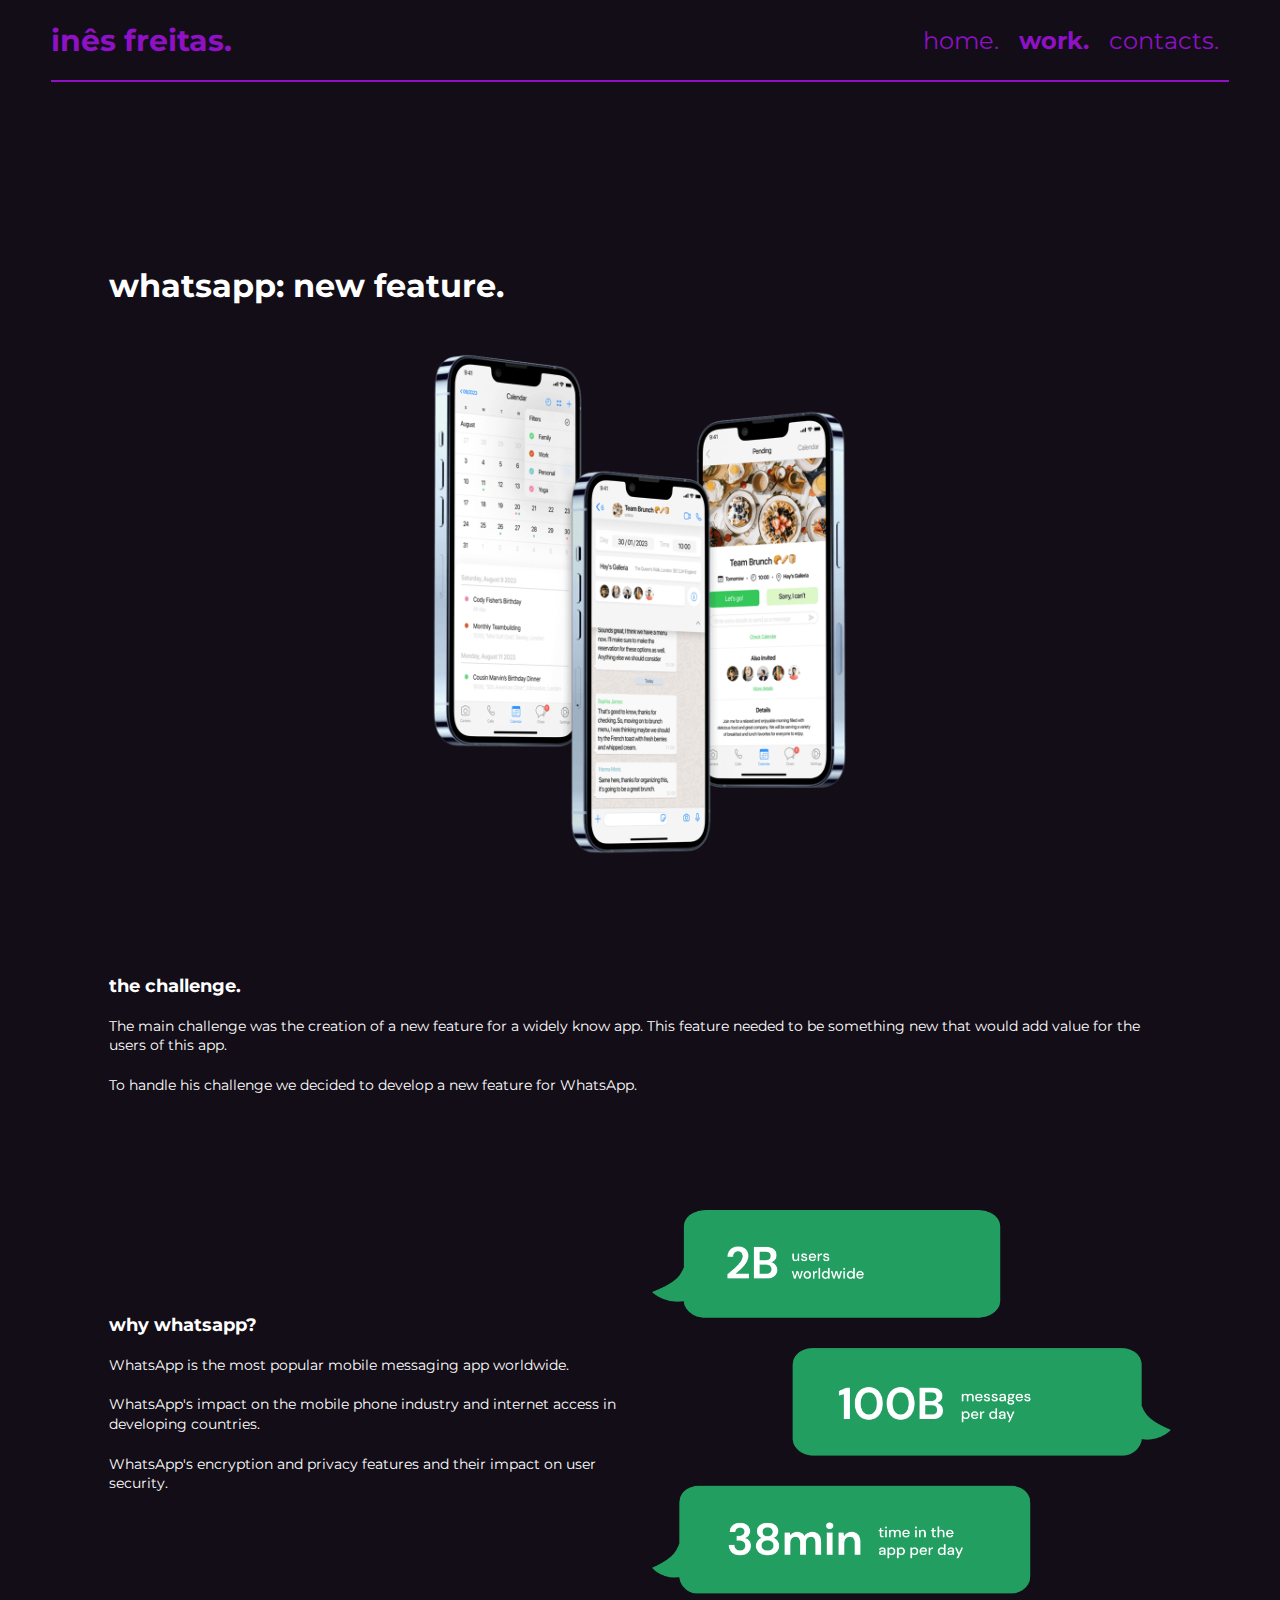
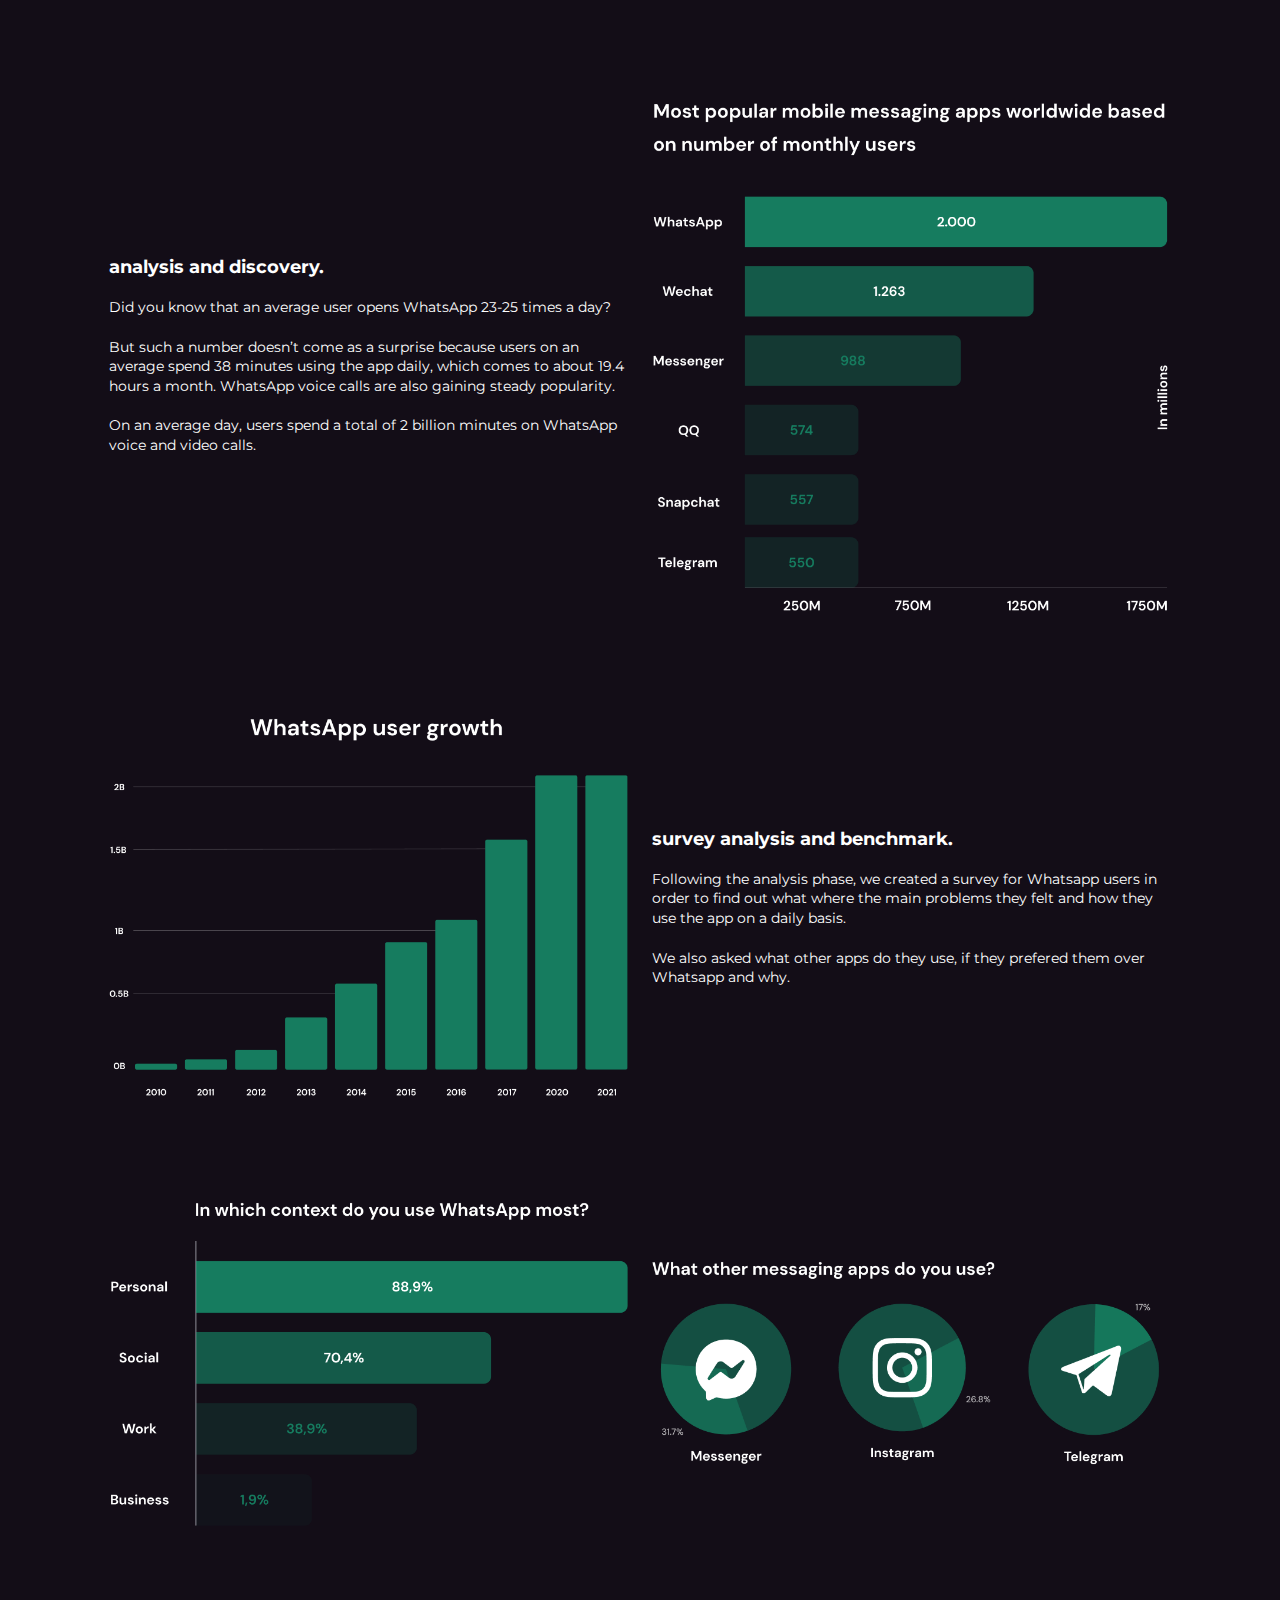
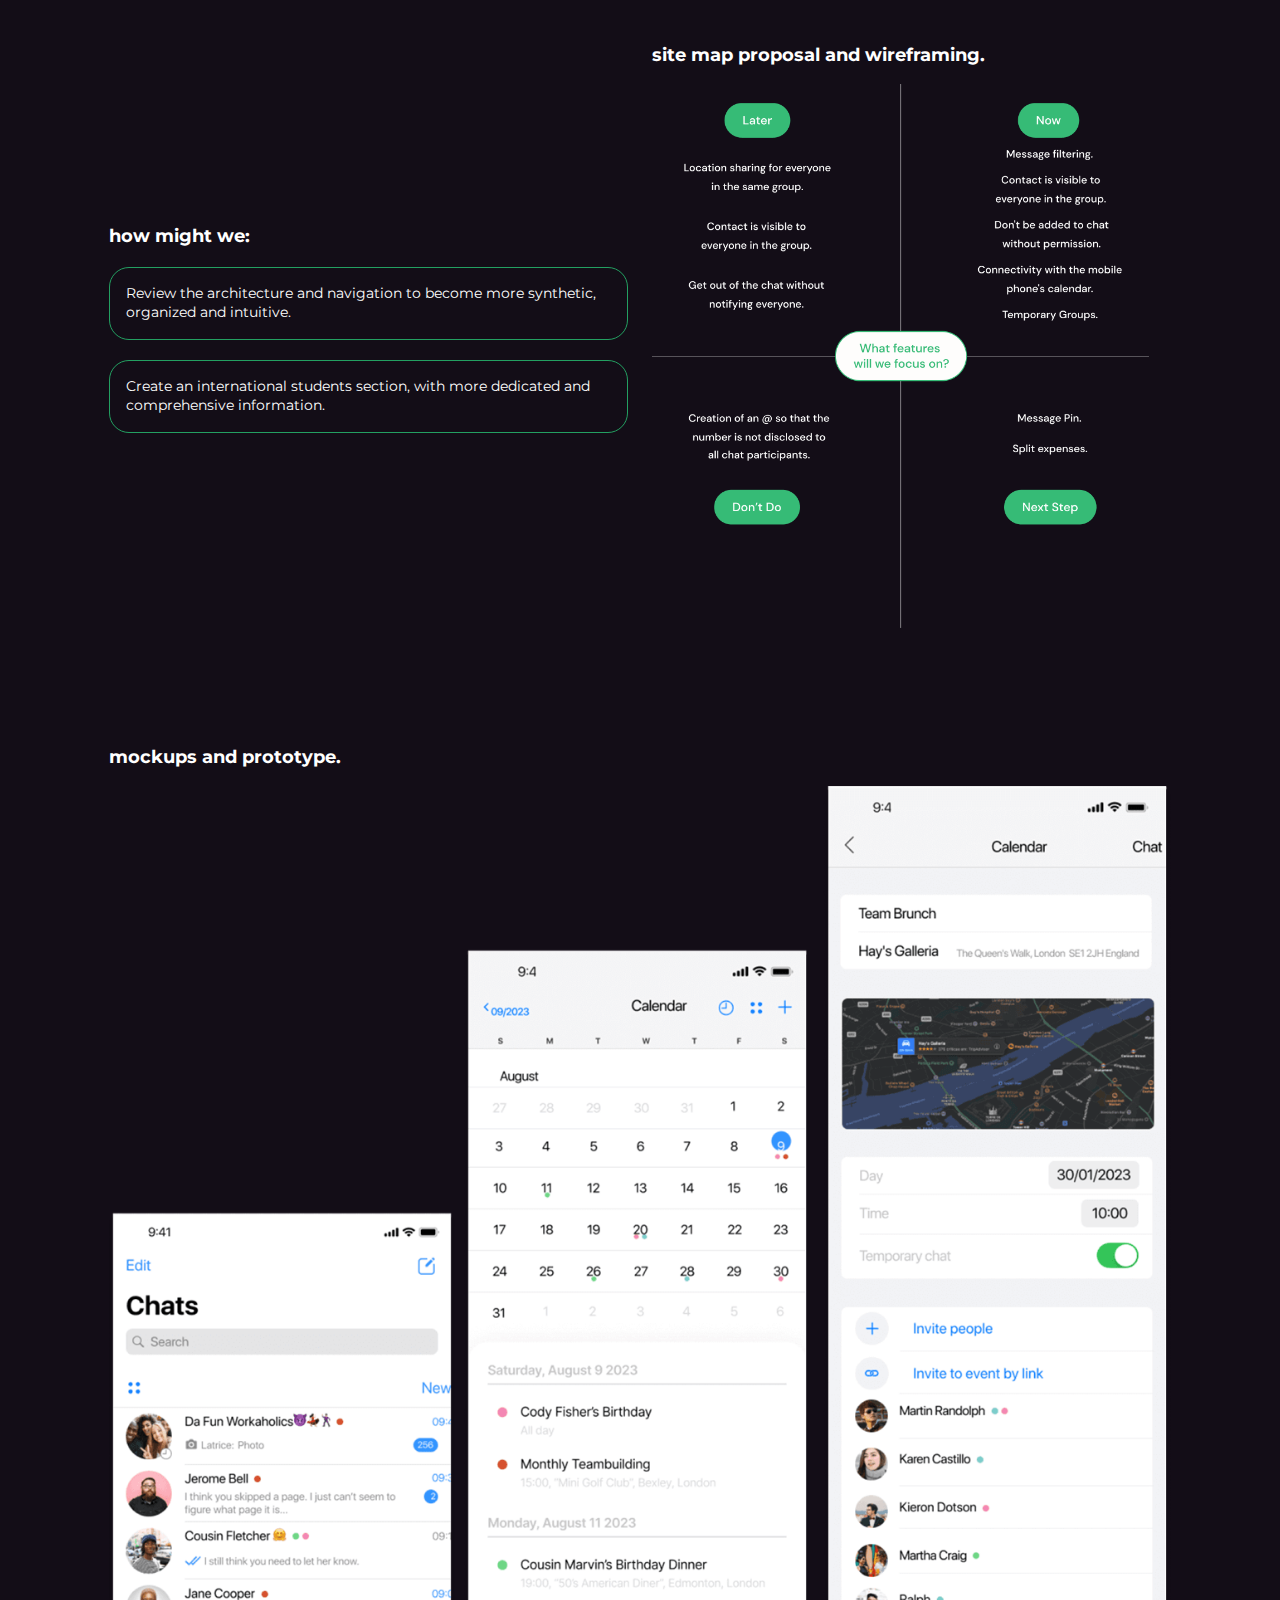
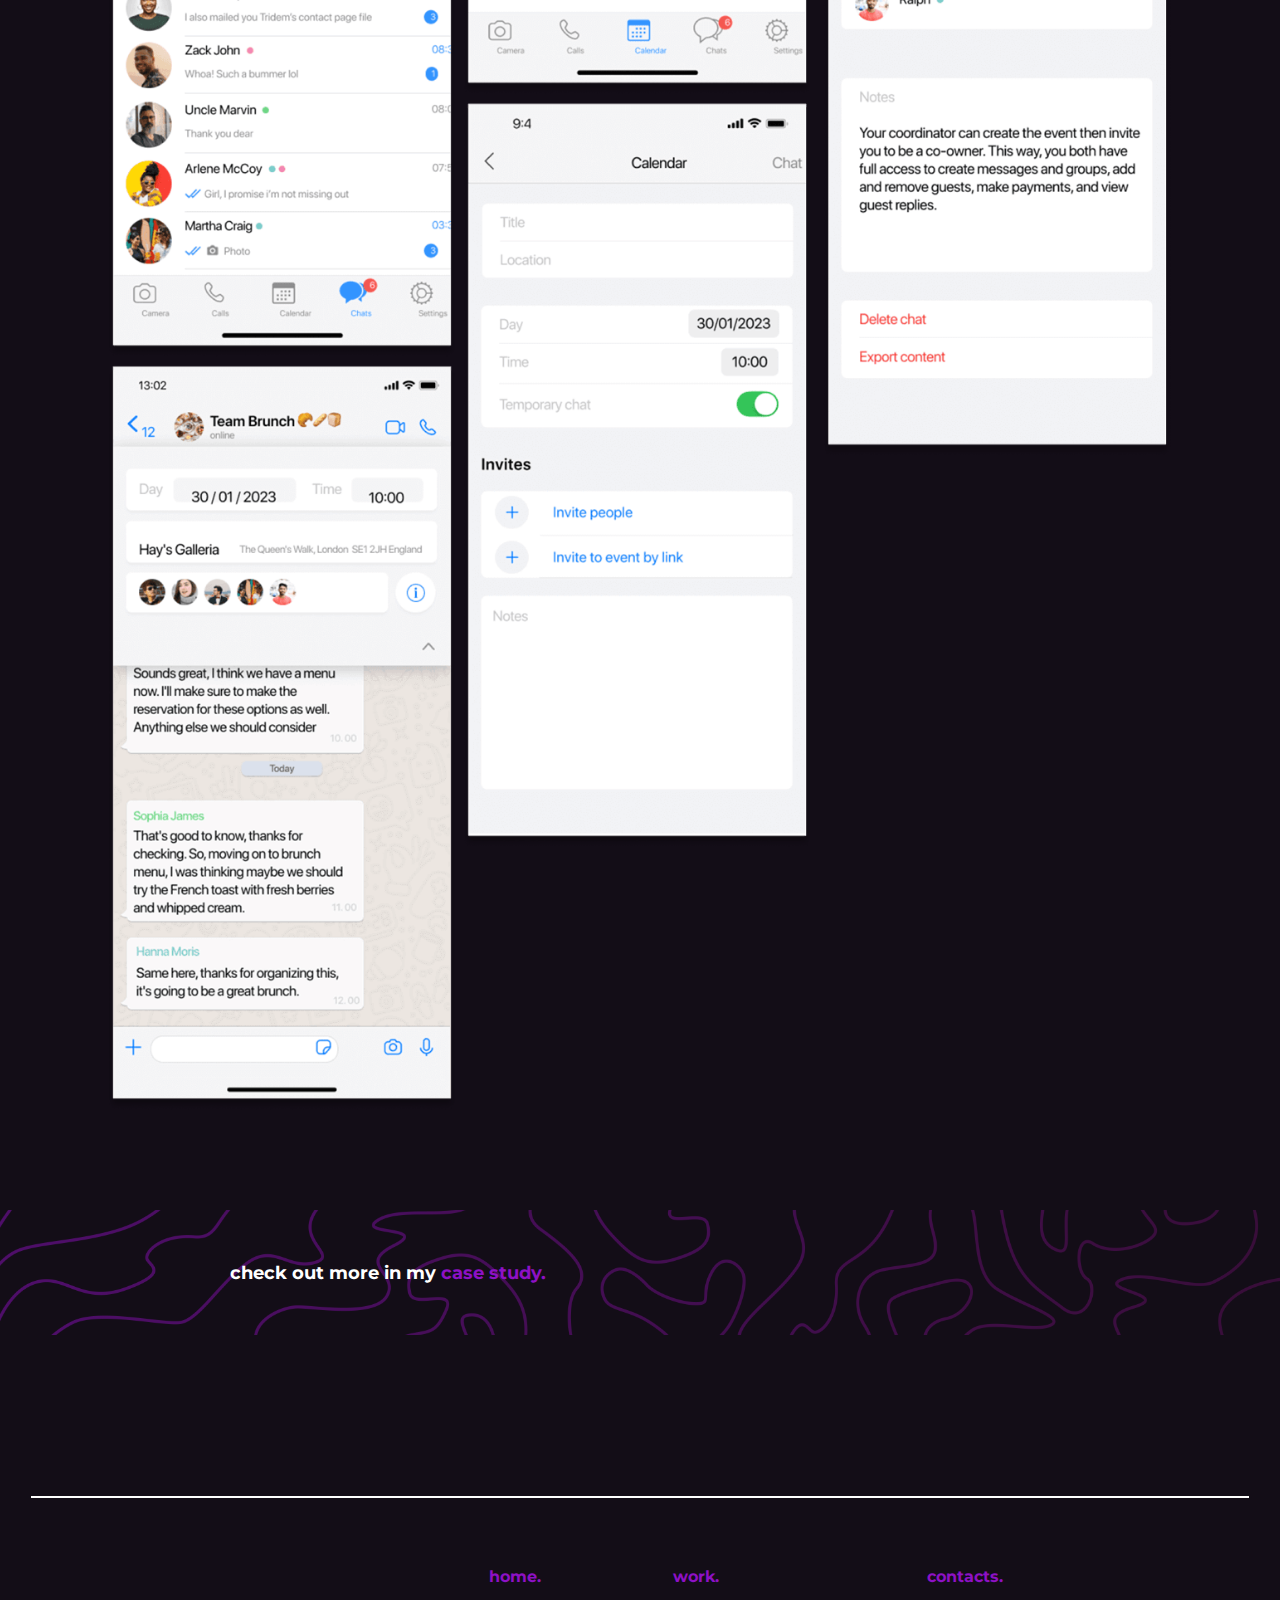
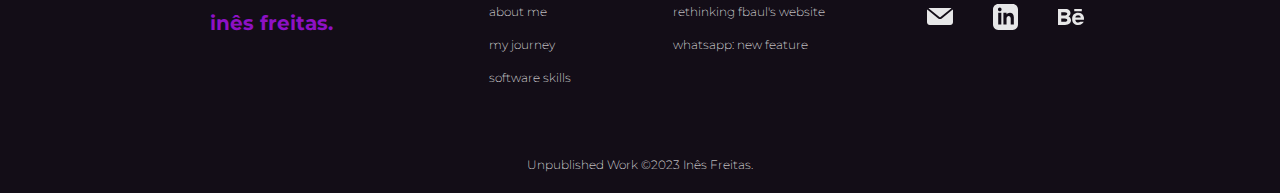
<file: projectwhatsapp.html>
<!DOCTYPE html>
<html lang="en">
<head>
    <meta charset="UTF-8">
    <meta name="viewport" content="width=device-width, initial-scale=1" />
    <title>inês freitas.</title>
    <link rel="stylesheet" href="assets/css/style.css">
    <link rel="preconnect" href="https://fonts.googleapis.com">
    <link rel="preconnect" href="https://fonts.gstatic.com" crossorigin>
    <link href="https://fonts.googleapis.com/css2?family=Montserrat:ital,wght@0,100;0,200;0,300;0,400;0,500;0,600;0,700;0,800;0,900;1,100;1,200;1,300;1,400;1,500;1,600;1,700;1,800;1,900&display=swap" rel="stylesheet">
</head>

 <body>

<header>
    <div class="container">
        <h1><a href="index.html">inês freitas.</a></h1>
        <button class="btn--toggle-menu">
            <svg xmlns="http://www.w3.org/2000/svg" width="24" height="24" viewBox="0 0 24 24" fill="none" stroke="currentColor" stroke-width="2" stroke-linecap="round" stroke-linejoin="round" class="feather feather-menu">
                <line x1="3" y1="12" x2="21" y2="12"></line>
                <line x1="3" y1="6" x2="21" y2="6"></line>
                <line x1="3" y1="18" x2="21" y2="18"></line>
            </svg>    
        </button>
        <nav id="main-navigation">
                <ul>
                <li><a class="homelink" href="index.html">home.</a></li>
                <li><a class="worklink" href="work.html">work.</a></li>
                <li><a class="contactslink" href="contacts.html">contacts.</a></li>
                </ul>
            </nav> 
            
    </div>
    <hr>
</header>        <main class="projectwhatsapp">

                <section>
                    <h2>whatsapp: new feature.</h2>
                    <figure>
                        <img src="/assets/img/whatsapp-feature1.png" alt="Main screens mockups of WhatsApp: new feature project.">
                    </figure>
                </section>

                <section>
                    <h3>the challenge.</h3>
                    <p>The main challenge was the creation of a new feature for a widely know app.   This feature needed to be something new that would add value for the users of this app. </p>
                    <p>To handle his challenge we decided to develop a new feature for WhatsApp. </p>
                </section>
                    
                <section>
                    <h3>why whatsapp?</h3>
                    <p>WhatsApp is the most popular mobile messaging app worldwide.</p>
                    <p>WhatsApp's impact on the mobile phone industry and internet access in developing countries.</p>
                    <p>WhatsApp's encryption and privacy features and their impact on user security.</p>
                </section>

                <figure>
                    <img src="/assets/img/whatsapp1.png" alt="WhatsApp worldwide statistics: 2B of users worldwide, 100B of messages per day and 38min spent in the app per day.">
                </figure>

                <section>
                    <h3>analysis and discovery.</h3>
                    <p>Did you know that an average user opens WhatsApp 23-25 times a day? </p>
                    <p>But such a number doesn’t come as a surprise because users on an average spend 38 minutes using the app daily, which comes to about 19.4 hours a month. WhatsApp voice calls are also gaining steady popularity. </p>
                    <p>On an average day, users spend a total of 2 billion minutes on WhatsApp voice and video calls.</p>
                </section>

                <figure>
                    <img src="/assets/img/whatsapp2.png" alt="Most popular mobile messaging apps worldwide based on number of monthly users (in millions): WhatsApp (2.000), Wechat (1.263), Messenger (988), QQ (574), Snapchat (557), Telegram (550).">
                </figure>

                <figure>
                    <img src="/assets/img/whatsapp3.png" alt="WhatsApp user growth between 2010 and 2021: more than 2B.">
                </figure>

                <section>
                    <h3>survey analysis and benchmark.</h3>
                    <p>Following the analysis phase, we created a survey for Whatsapp users in order to find out what where the main problems they felt and how they use the app on a daily basis. </p>
                    <p>We also asked what other apps do they use, if they prefered them over Whatsapp and why.</p>
                </section>

                <figure>
                    <img src="/assets/img/whatsapp4.png" alt="In which context do you use WhatsApp the most? Personal (88,9%), Social (70,4%), Work (38,9%), Business (1,9%).">
                </figure>

                <figure>
                    <img src="/assets/img/whatsapp5.png" alt="What other messaging apps do you use? Messenger (31,7%), Instagram (26,8%), Telegram (17%).">
                </figure>

                <section>
                    <h3>how might we:</h3>
                        <p>Review the architecture and navigation to become more synthetic, organized and intuitive.</p>
                        <p>Create an international students section, with more dedicated and comprehensive information.</p>
                </section>

                <section>
                    <h3>site map proposal and wireframing.</h3>
                    <figure>
                        <img src="/assets/img/whatsapp6.png" alt="Prioritization matrix for What features will we focus on? Later, Now, Don't do and Next Step.">
                    </figure>
                </section>

                <section>
                    <h3>mockups and prototype.</h3>
                    <figure>
                        <img src="/assets/img/whatsapp7.png" alt="Some finalized screens for the project WhatsApp: New feature.">
                    </figure>
                </section>

                <h3 class="case-study-link">check out more in my <a href="https://www.behance.net/gallery/166868655/WhatsApp-New-Feature" target="_blank"> case study.</a></h3>

        </main>
<footer>
    <hr>
    <div class="container">
        <h1>inês freitas.</h1>

        <div>
            <a class="homefooter" href="index.html" class="footer-subtitle">home.</a>
            <a href="index.html#about-me">about me</a>
            <a href="index.html#my-journey">my journey</a>
            <a href="index.html#software-skills">software skills</a>
        </div>

        <div>
            <a class="workfooter" href="work.html" class="footer-subtitle">work.</a>
            <a href="projectfbaul.html">rethinking fbaul's website</a>
            <a href="projectwhatsapp.html">whatsapp: new feature</a>
        </div>

        <div>
            <a class="contactsfooter" href="contacts.html" class="footer-subtitle">contacts.</a>
            
            <div class="figures-container">
                <a href="mailto:ines.t.freitas@outlook.pt" target="_blank">
                        <img src="/assets/img/mail.svg" alt="e-mail icon">
                </a>
                <a href="https://www.linkedin.com/in/ines-t-freitas/" target="_blank">
                        <img src="/assets/img/linkedin.svg" alt="linkedin icon">
                </a>
                <a href="https://www.behance.net/Ines_Freitas" target="_blank">
                        <img src="/assets/img/behance.svg" alt="behance icon">
                </a>
            </div>
        </div>
    </div>


    <p>Unpublished Work ©2023 Inês Freitas.</p>
</footer>
<script src="/assets/js/script.js"></script>    </body>
</html>
</file>
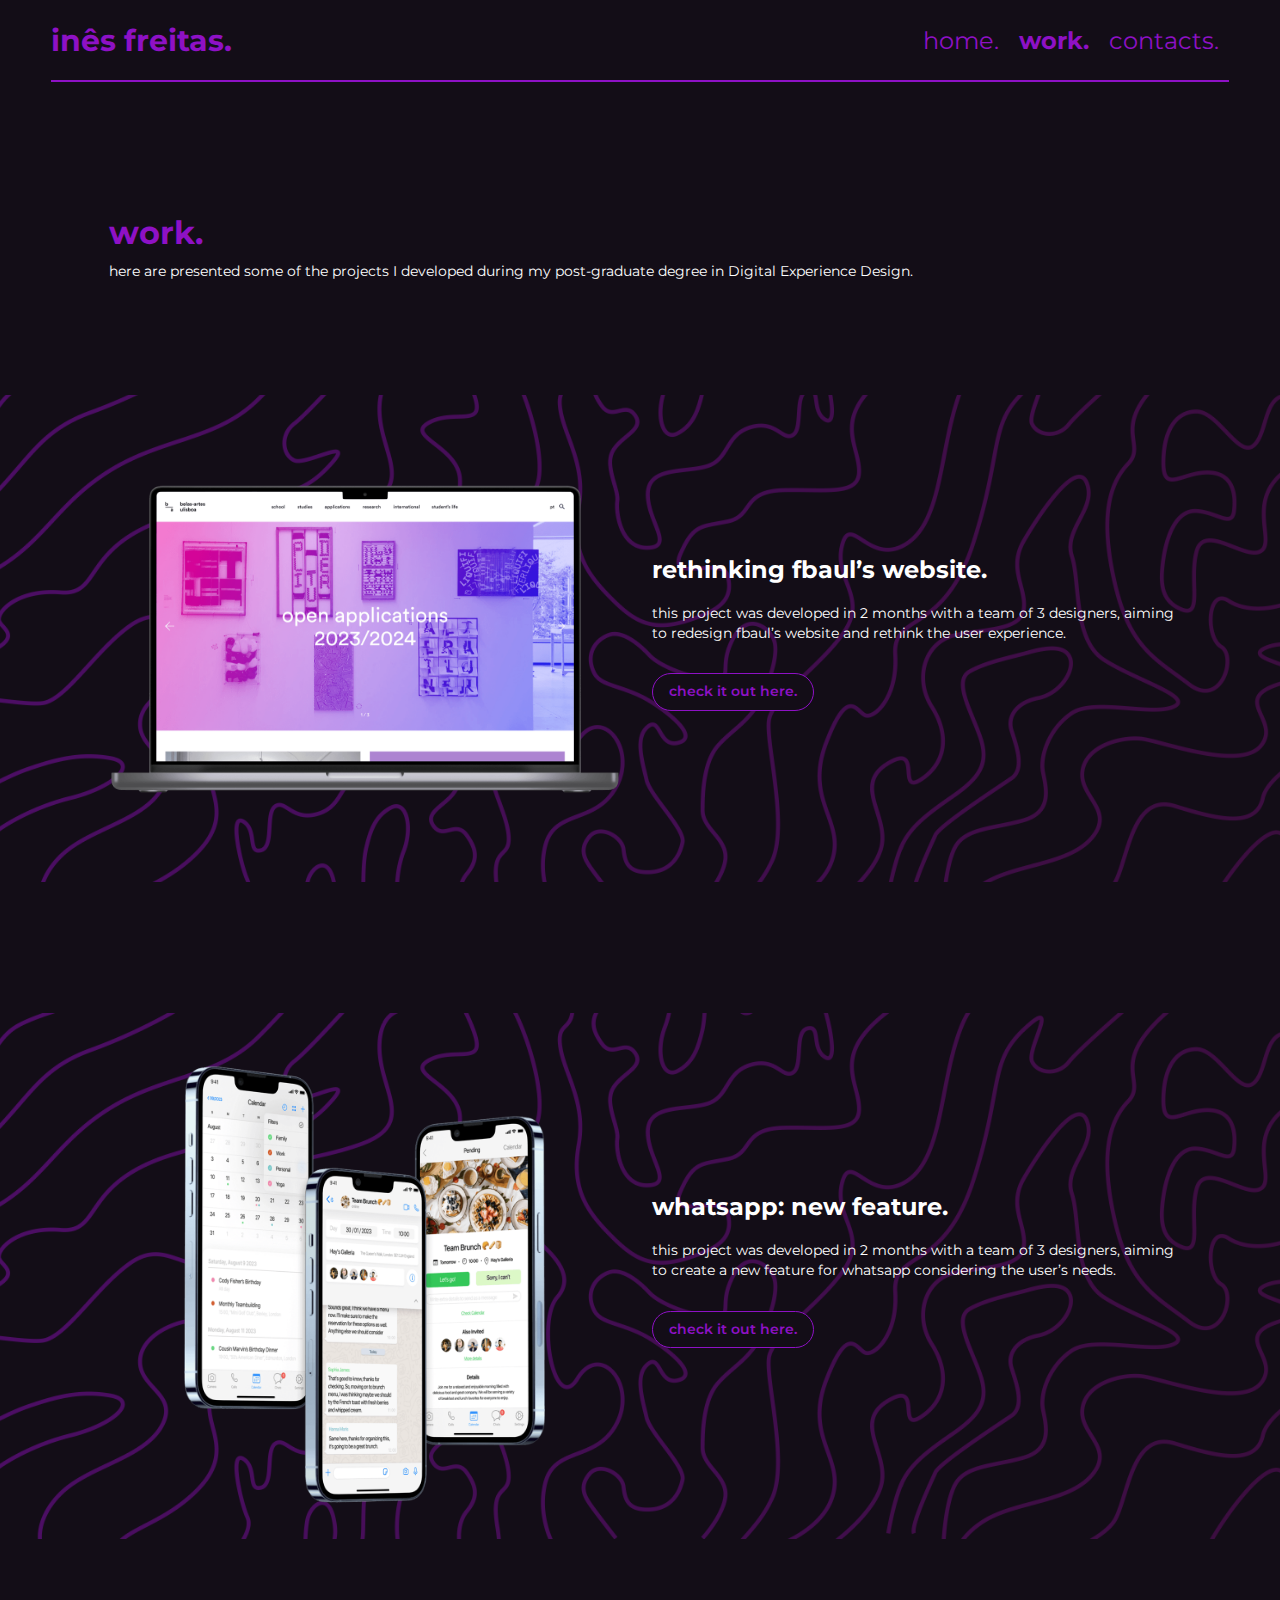
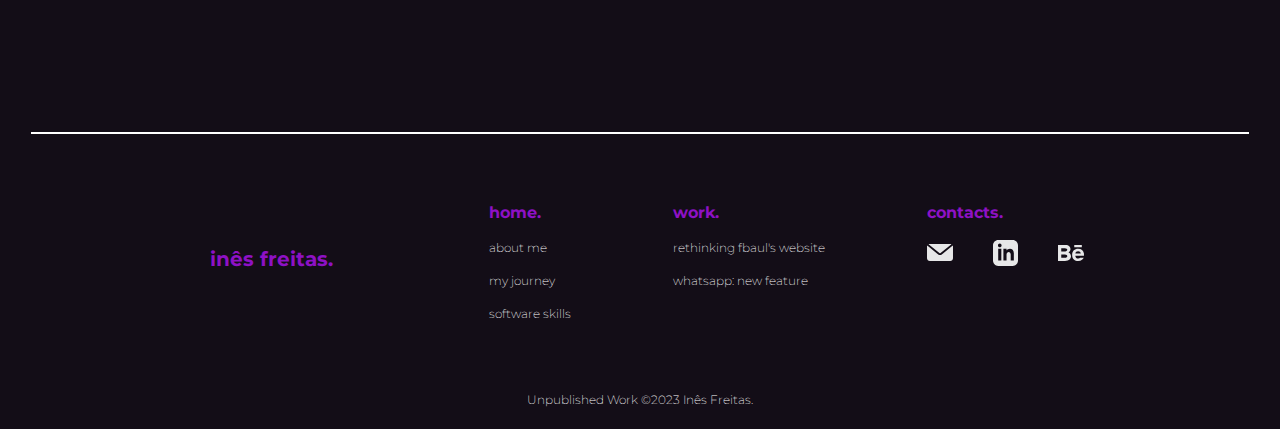
<file: work.html>
<!DOCTYPE html>
<html lang="en">
<head>
    <meta charset="UTF-8">
    <meta name="viewport" content="width=device-width, initial-scale=1" />
    <title>inês freitas.</title>
    <link rel="stylesheet" href="assets/css/style.css">
    <link rel="preconnect" href="https://fonts.googleapis.com">
    <link rel="preconnect" href="https://fonts.gstatic.com" crossorigin>
    <link href="https://fonts.googleapis.com/css2?family=Montserrat:ital,wght@0,100;0,200;0,300;0,400;0,500;0,600;0,700;0,800;0,900;1,100;1,200;1,300;1,400;1,500;1,600;1,700;1,800;1,900&display=swap" rel="stylesheet">
</head>

    <body>

<header>
    <div class="container">
        <h1><a href="index.html">inês freitas.</a></h1>
        <button class="btn--toggle-menu">
            <svg xmlns="http://www.w3.org/2000/svg" width="24" height="24" viewBox="0 0 24 24" fill="none" stroke="currentColor" stroke-width="2" stroke-linecap="round" stroke-linejoin="round" class="feather feather-menu">
                <line x1="3" y1="12" x2="21" y2="12"></line>
                <line x1="3" y1="6" x2="21" y2="6"></line>
                <line x1="3" y1="18" x2="21" y2="18"></line>
            </svg>    
        </button>
        <nav id="main-navigation">
                <ul>
                <li><a class="homelink" href="index.html">home.</a></li>
                <li><a class="worklink" href="work.html">work.</a></li>
                <li><a class="contactslink" href="contacts.html">contacts.</a></li>
                </ul>
            </nav> 
            
    </div>
    <hr>
</header>            <main class="work">

                    <section>
                        <h2>work.</h2>
                        <p>here are presented some of the projects I developed during my post-graduate degree in Digital Experience Design.</p>
                    </section>

                    <a href="projectfbaul.html">
                        <figure>
                            <img src="/assets/img/fbaul-site1.png" alt="Homepage mockup of Rethinking FBAUL's website project.">
                        </figure>
                        <article>
                            <h3>rethinking fbaul’s website.</h3>
                            <p>this project was developed in 2 months with a team of 3 designers, aiming to redesign fbaul’s website and rethink the user experience.</p>
                            <button>check it out here.</button>
                        </article>
                    </a>

                    <a href="projectwhatsapp.html">
                        <figure>
                            <img src="/assets/img/whatsapp-feature1.png" alt="Main screens mockups of Whatsapp: new feature project.">
                        </figure>
                        <article>
                            <h3>whatsapp: new feature.</h3>
                            <p>this project was developed in 2 months with a team of 3 designers, aiming to create a new feature for whatsapp considering the user’s needs.</p>
                            <button>check it out here.</button>
                        </article>
                    </a>

            </main>
<footer>
    <hr>
    <div class="container">
        <h1>inês freitas.</h1>

        <div>
            <a class="homefooter" href="index.html" class="footer-subtitle">home.</a>
            <a href="index.html#about-me">about me</a>
            <a href="index.html#my-journey">my journey</a>
            <a href="index.html#software-skills">software skills</a>
        </div>

        <div>
            <a class="workfooter" href="work.html" class="footer-subtitle">work.</a>
            <a href="projectfbaul.html">rethinking fbaul's website</a>
            <a href="projectwhatsapp.html">whatsapp: new feature</a>
        </div>

        <div>
            <a class="contactsfooter" href="contacts.html" class="footer-subtitle">contacts.</a>
            
            <div class="figures-container">
                <a href="mailto:ines.t.freitas@outlook.pt" target="_blank">
                        <img src="/assets/img/mail.svg" alt="e-mail icon">
                </a>
                <a href="https://www.linkedin.com/in/ines-t-freitas/" target="_blank">
                        <img src="/assets/img/linkedin.svg" alt="linkedin icon">
                </a>
                <a href="https://www.behance.net/Ines_Freitas" target="_blank">
                        <img src="/assets/img/behance.svg" alt="behance icon">
                </a>
            </div>
        </div>
    </div>


    <p>Unpublished Work ©2023 Inês Freitas.</p>
</footer>
<script src="/assets/js/script.js"></script>    </body>
</html>
</file>
<file: assets/css/style.css>
@charset "UTF-8";header{margin:0;position:fixed;top:0;width:100%;left:0;z-index:2}header .container{background-color:#130D17;display:-webkit-box;display:-ms-flexbox;display:flex;-webkit-box-align:center;-ms-flex-align:center;align-items:center;-webkit-box-orient:horizontal;-webkit-box-direction:normal;-ms-flex-direction:row;flex-direction:row;padding:0 16px}@media (min-width:700px){header .container{height:80px;-webkit-box-align:center;-ms-flex-align:center;align-items:center;padding:0 4%}}header .container h1{font-family:"Montserrat",sans-serif;font-size:2rem;font-weight:bold;color:#8E11C5;-webkit-box-flex:1;-ms-flex-positive:1;flex-grow:1}@media (min-width:700px){header .container h1{font-size:1.875rem;font-weight:bold;margin:0}}header .container h1 a{text-decoration:none;color:#8E11C5}header .container h1 a:before{content:"inês freitas.";white-space:nowrap;position:absolute;color:rgba(19,13,23,0.337254902);width:0%;overflow:hidden;-webkit-transition:all 0.5s ease-in;transition:all 0.5s ease-in}header .container h1 a:hover:before{width:70%}@media (min-width:700px){header .container h1 a:hover:before{width:30%}}header .container #main-navigation{display:none}@media (min-width:700px){header .container #main-navigation{display:block}}header .container #main-navigation.menu-is-open{display:block;position:absolute;background-color:rgba(19,13,23,0.9019607843);top:84px;left:0;width:100%}header .container #main-navigation.menu-is-open ul{-webkit-box-orient:vertical;-webkit-box-direction:normal;-ms-flex-direction:column;flex-direction:column;padding:4% 16px}header .container #main-navigation.menu-is-open ul li{text-align:right}@media (min-width:700px){header .container #main-navigation.menu-is-open{display:block;position:static;background:transparent;width:auto}header .container #main-navigation.menu-is-open ul{-webkit-box-orient:horizontal;-webkit-box-direction:normal;-ms-flex-direction:row;flex-direction:row;padding:0}}header .container .btn--toggle-menu{background:transparent;border:none;display:-webkit-box;display:-ms-flexbox;display:flex;cursor:pointer;padding:0}@media (min-width:700px){header .container .btn--toggle-menu{display:none}}header .container .btn--toggle-menu svg{stroke:#8E11C5;width:32px;height:32px;-webkit-transition:all 0.5s ease-in-out;transition:all 0.5s ease-in-out}header .container .btn--toggle-menu:hover svg{stroke:rgba(143,17,197,0.6509803922)}header .container nav ul{display:-webkit-box;display:-ms-flexbox;display:flex;margin:0}header .container nav ul li{list-style:none;margin:10px}header .container nav ul li a{font-family:"Montserrat",sans-serif;font-size:1.5rem;color:#8E11C5;text-decoration:none;white-space:nowrap}header .container nav ul li a.active{font-weight:bolder}header .container nav ul li .homelink:before{content:"home.";text-align:left;position:absolute;color:rgba(19,13,23,0.337254902);width:0%;overflow:hidden;-webkit-transition:all 0.6s;transition:all 0.6s}header .container nav ul li .homelink:hover:before{width:40%}@media (min-width:700px){header .container nav ul li .homelink:hover:before{width:11%}}header .container nav ul li .worklink:before{content:"work.";text-align:left;position:absolute;color:rgba(19,13,23,0.337254902);width:0%;overflow:hidden;-webkit-transition:all 0.6s;transition:all 0.6s}header .container nav ul li .worklink:hover:before{width:40%}@media (min-width:1000px){header .container nav ul li .worklink:hover:before{width:9%}}header .container nav ul li .contactslink:before{content:"contacts.";text-align:left;position:absolute;color:rgba(19,13,23,0.337254902);width:0%;overflow:hidden;-webkit-transition:all 0.6s;transition:all 0.6s}header .container nav ul li .contactslink:hover:before{width:40%}@media (min-width:1000px){header .container nav ul li .contactslink:hover:before{width:26%}}header hr{border:1.4px solid #8E11C5;margin:0 16px;display:block}@media (min-width:700px){header hr{margin:0 4%}}body{background-color:#130D17;display:-webkit-box;display:-ms-flexbox;display:flex;-webkit-box-orient:vertical;-webkit-box-direction:normal;-ms-flex-direction:column;flex-direction:column;margin:0}main{margin:0;display:-webkit-box;display:-ms-flexbox;display:flex;-webkit-box-pack:center;-ms-flex-pack:center;justify-content:center;-webkit-box-align:center;-ms-flex-align:center;align-items:center;-webkit-box-orient:vertical;-webkit-box-direction:normal;-ms-flex-direction:column;flex-direction:column;-webkit-box-flex:1;-ms-flex-positive:1;flex-grow:1}footer hr{border:0.6px solid white;margin-bottom:4%;width:95%}footer .container{display:-webkit-box;display:-ms-flexbox;display:flex;-webkit-box-orient:vertical;-webkit-box-direction:normal;-ms-flex-direction:column;flex-direction:column;-webkit-box-pack:center;-ms-flex-pack:center;justify-content:center;text-align:center}@media (min-width:700px){footer .container{-webkit-box-orient:horizontal;-webkit-box-direction:normal;-ms-flex-direction:row;flex-direction:row;text-align:left}}footer .container h1{font-family:"Montserrat",sans-serif;font-size:1.25rem;font-weight:bold;color:#8E11C5}@media (min-width:700px){footer .container h1{display:-webkit-box;display:-ms-flexbox;display:flex;-webkit-box-align:center;-ms-flex-align:center;align-items:center;-webkit-box-pack:center;-ms-flex-pack:center;justify-content:center;-webkit-box-flex:0.5;-ms-flex-positive:0.5;flex-grow:0.5;padding-bottom:40px}}footer .container div{display:-webkit-box;display:-ms-flexbox;display:flex;-webkit-box-orient:vertical;-webkit-box-direction:normal;-ms-flex-direction:column;flex-direction:column;margin-bottom:4%}@media (min-width:700px){footer .container div{text-align:left;margin-left:4%;margin-right:4%}}footer .container div a:first-child{font-family:"Montserrat",sans-serif;font-size:1.125rem;font-weight:bold;text-decoration:none;color:#8E11C5;white-space:nowrap}@media (min-width:700px){footer .container div a:first-child{font-size:1rem}}footer .container div a:first-child:before{text-align:left;position:absolute;color:rgba(19,13,23,0.337254902);width:0%;overflow:hidden;-webkit-transition:all 0.6s;transition:all 0.6s}footer .container div a:first-child:hover:before{width:30%}@media (min-width:700px){footer .container div a:first-child:hover:before{width:11%}}footer .container div .homefooter:before{content:"home."}footer .container div .workfooter:before{content:"work."}footer .container div .contactsfooter:before{content:"contacts."}footer .container div a{font-family:"Montserrat",sans-serif;font-size:0.875rem;text-decoration:none;color:white;margin-top:3%;font-weight:200;opacity:100%;-webkit-transition:all 0.4s;transition:all 0.4s}@media (min-width:700px){footer .container div a{font-size:0.75rem;margin-top:18px}}footer .container div a:hover:not(a:first-child){opacity:50%}footer .container div .figures-container{display:-webkit-box;display:-ms-flexbox;display:flex;-webkit-box-orient:horizontal;-webkit-box-direction:normal;-ms-flex-direction:row;flex-direction:row;-webkit-box-pack:center;-ms-flex-pack:center;justify-content:center;-webkit-box-align:center;-ms-flex-align:center;align-items:center;margin:0}footer .container div .figures-container a{margin-right:4%;margin-left:4%;opacity:100%;-webkit-transition:all 0.4s;transition:all 0.4s}@media (min-width:700px){footer .container div .figures-container a{margin-right:40px;margin-left:0}}footer .container div .figures-container a figure{margin:0}footer .container div .figures-container a:hover{opacity:50%}footer .container div .figures-container img{width:4.5vw}@media (min-width:700px){footer .container div .figures-container img{width:2vw}}footer p{font-family:"Montserrat",sans-serif;font-size:0.875rem;color:white;margin-bottom:20px;text-align:center;font-weight:200}@media (min-width:700px){footer p{font-size:0.75rem}}.home{width:-webkit-fit-content;width:-moz-fit-content;width:fit-content;display:-ms-grid;display:grid;-ms-grid-columns:1fr 16px 1fr 16px 1fr 16px 1fr;grid-template-columns:repeat(4,1fr);-webkit-column-gap:16px;-moz-column-gap:16px;column-gap:16px;row-gap:100px;margin-top:80px;margin-bottom:12%;padding:0 16px;-webkit-box-align:first baseline;-ms-flex-align:first baseline;align-items:first baseline}@media (min-width:700px){.home{width:100%;-ms-grid-columns:1fr 24px 1fr 24px 1fr 24px 1fr 24px 1fr 24px 1fr 24px 1fr 24px 1fr 24px 1fr 24px 1fr 24px 1fr 24px 1fr;grid-template-columns:repeat(12,1fr);-webkit-column-gap:24px;-moz-column-gap:24px;column-gap:24px;padding:0}}.home section{scroll-margin-top:80px}.home #about-me{-ms-grid-column:1;-ms-grid-column-span:4;grid-column:1/span 4;display:-webkit-box;display:-ms-flexbox;display:flex;-webkit-box-orient:vertical;-webkit-box-direction:normal;-ms-flex-direction:column;flex-direction:column;-webkit-box-pack:center;-ms-flex-pack:center;justify-content:center;-webkit-box-align:center;-ms-flex-align:center;align-items:center;margin-top:12%}@media (min-width:700px){.home #about-me{-ms-grid-column:2;-ms-grid-column-span:10;grid-column:2/12;-webkit-box-orient:horizontal;-webkit-box-direction:normal;-ms-flex-direction:row;flex-direction:row;-webkit-box-pack:justify;-ms-flex-pack:justify;justify-content:space-between;-webkit-box-align:start;-ms-flex-align:start;align-items:flex-start}}.home #about-me figure{display:-webkit-box;display:-ms-flexbox;display:flex;-webkit-box-pack:center;-ms-flex-pack:center;justify-content:center;-webkit-box-align:center;-ms-flex-align:center;align-items:center;position:relative}@media (min-width:700px){.home #about-me figure{-webkit-box-pack:center;-ms-flex-pack:center;justify-content:center;-webkit-box-ordinal-group:2;-ms-flex-order:1;order:1;margin:0;width:45%}}.home #about-me figure svg{position:absolute;width:44vw;height:-webkit-fit-content;height:-moz-fit-content;height:fit-content;-webkit-transition-duration:1s;transition-duration:1s;-webkit-transform-origin:center;transform-origin:center;-webkit-animation-name:rotate-loop;animation-name:rotate-loop;-webkit-animation-duration:1.5s;animation-duration:1.5s;-webkit-animation-timing-function:linear;animation-timing-function:linear;-webkit-animation-iteration-count:infinite;animation-iteration-count:infinite}@media (min-width:700px){.home #about-me figure svg{width:31vw;max-width:330px}}@-webkit-keyframes rotate-loop{0%{rotate:0deg}to{rotate:360deg}}@keyframes rotate-loop{0%{rotate:0deg}to{rotate:360deg}}.home #about-me figure svg:hover{-webkit-transform:scale(105%);transform:scale(105%);-webkit-animation-play-state:paused;animation-play-state:paused}.home #about-me figure img{width:40vw}@media (min-width:700px){.home #about-me figure img{width:28vw;max-width:300px}}@media (min-width:700px){.home #about-me article{width:50%}}@media (min-width:700px){.home #about-me article h2{margin:0}}.home #my-journey{-ms-grid-column:1;-ms-grid-column-span:4;grid-column:1/span 4}@media (min-width:700px){.home #my-journey{-ms-grid-column:2;-ms-grid-column-span:5;grid-column:2/span 5}}.home #my-journey article{display:-webkit-box;display:-ms-flexbox;display:flex;height:-webkit-fit-content;height:-moz-fit-content;height:fit-content}.home #my-journey article .timeline{display:inline-block;background-color:white;margin:0;width:2px}.home #my-journey article ul{margin:16px 0 16px 20px;height:-webkit-fit-content;height:-moz-fit-content;height:fit-content;padding:0}.home #my-journey article ul li{margin-bottom:40px;list-style:none}.home #my-journey article ul li div{display:-webkit-box;display:-ms-flexbox;display:flex;-webkit-box-align:first baseline;-ms-flex-align:first baseline;align-items:first baseline}.home #my-journey article ul li div .dot{position:relative;left:-26px;min-width:10px;min-height:10px}.home #my-journey article ul li h3{font-size:0.875rem;line-height:1.4;font-weight:bold;margin:0;margin-left:-10px}.home #my-journey article ul li .dates{font-family:"Montserrat",sans-serif;font-size:0.75rem;color:#89868B;margin:0}.home #my-journey article ul li p{margin:0}.home #my-journey article ul li:last-of-type{margin-bottom:0}.home #software-skills{-ms-grid-column:1;-ms-grid-column-span:4;grid-column:1/span 4}@media (min-width:700px){.home #software-skills{-ms-grid-column:7;-ms-grid-column-span:5;grid-column:7/span 5}}.home #software-skills article{display:-webkit-box;display:-ms-flexbox;display:flex}@media (min-width:700px){.home #software-skills article{-webkit-box-orient:vertical;-webkit-box-direction:normal;-ms-flex-direction:column;flex-direction:column}}@media (min-width:700px){.home #software-skills article div p{margin-top:40px}}.home #software-skills article div.software-container1{width:45%;margin-right:10%;position:relative}@media (min-width:700px){.home #software-skills article div.software-container1{width:100%;margin:0}}.home #software-skills article div.software-container1 p:first-of-type{margin-top:10px}.home #software-skills article div.software-container1 hr{margin-top:20px;height:2px;border:0}.home #software-skills article div.software-container1 hr:first-of-type{background-image:-webkit-gradient(linear,left top,right top,color-stop(90%,#8E11C5),color-stop(0%,white));background-image:linear-gradient(to right,#8E11C5 90%,white 0%)}.home #software-skills article div.software-container1 hr:nth-of-type(2){background-image:-webkit-gradient(linear,left top,right top,color-stop(70%,#8E11C5),color-stop(0%,white));background-image:linear-gradient(to right,#8E11C5 70%,white 0%)}.home #software-skills article div.software-container1 hr:nth-of-type(3){background-image:-webkit-gradient(linear,left top,right top,color-stop(75%,#8E11C5),color-stop(0%,white));background-image:linear-gradient(to right,#8E11C5 75%,white 0%)}.home #software-skills article div.software-container1 .purple-dot{position:absolute}.home #software-skills article div.software-container1 .purple-dot:first-of-type{left:89%}.home #software-skills article div.software-container1 .purple-dot:nth-of-type(2){left:69%}.home #software-skills article div.software-container1 .purple-dot:nth-of-type(3){left:74%}.home #software-skills article div.software-container2{position:relative;width:45%}@media (min-width:700px){.home #software-skills article div.software-container2{width:100%}}.home #software-skills article div.software-container2 p:first-of-type{margin-top:10px}@media (min-width:700px){.home #software-skills article div.software-container2 p:first-of-type{margin-top:40px}}.home #software-skills article div.software-container2 hr{margin-top:20px;height:2px;border:0}.home #software-skills article div.software-container2 hr:first-of-type{background-image:-webkit-gradient(linear,left top,right top,color-stop(90%,#8E11C5),color-stop(0%,white));background-image:linear-gradient(to right,#8E11C5 90%,white 0%)}.home #software-skills article div.software-container2 hr:nth-of-type(2){background-image:-webkit-gradient(linear,left top,right top,color-stop(55%,#8E11C5),color-stop(0%,white));background-image:linear-gradient(to right,#8E11C5 55%,white 0%)}.home #software-skills article div.software-container2 hr:nth-of-type(3){background-image:-webkit-gradient(linear,left top,right top,color-stop(65%,#8E11C5),color-stop(0%,white));background-image:linear-gradient(to right,#8E11C5 65%,white 0%)}.home #software-skills article div.software-container2 .purple-dot{position:absolute}.home #software-skills article div.software-container2 .purple-dot:first-of-type{left:89%}.home #software-skills article div.software-container2 .purple-dot:nth-of-type(2){left:54%}.home #software-skills article div.software-container2 .purple-dot:nth-of-type(3){left:64%}.home .linkscontainer{-ms-grid-column:1;-ms-grid-column-span:4;grid-column:1/span 4}@media (min-width:700px){.home .linkscontainer{-ms-grid-column:2;-ms-grid-column-span:10;grid-column:2/span 10;display:-webkit-box;display:-ms-flexbox;display:flex;-webkit-box-orient:vertical;-webkit-box-direction:normal;-ms-flex-direction:column;flex-direction:column;-webkit-box-pack:center;-ms-flex-pack:center;justify-content:center}}.home .linkscontainer h2{color:white;margin-bottom:12%}.home .linkscontainer h2:last-of-type{margin-top:0}.home .linkscontainer a{color:#8E11C5;text-decoration:none;white-space:nowrap}.home .linkscontainer a:before{position:absolute;color:rgba(19,13,23,0.337254902);width:0%;overflow:hidden;-webkit-transition:all 0.6s;transition:all 0.6s}.home .linkscontainer a:hover:before{width:40%}@media (min-width:700px){.home .linkscontainer a:hover:before{width:30%}}.home .linkscontainer .homepage-work-link:before{content:"work."}.home .linkscontainer .homepage-contacts-link:before{content:"contacts."}.home .linkanimation{-webkit-animation-name:slidein;animation-name:slidein;-webkit-animation-duration:1s;animation-duration:1s;-webkit-animation-iteration-count:1;animation-iteration-count:1;-webkit-animation-timing-function:ease-out;animation-timing-function:ease-out}@-webkit-keyframes slidein{0%{-webkit-transform:translateX(-50px);transform:translateX(-50px);opacity:0%}to{-webkit-transform:translateX(0px);transform:translateX(0px);opacity:100%}}@keyframes slidein{0%{-webkit-transform:translateX(-50px);transform:translateX(-50px);opacity:0%}to{-webkit-transform:translateX(0px);transform:translateX(0px);opacity:100%}}.work{width:-webkit-fit-content;width:-moz-fit-content;width:fit-content;display:-ms-grid;display:grid;-ms-grid-columns:1fr 16px 1fr 16px 1fr 16px 1fr;grid-template-columns:repeat(4,1fr);-webkit-column-gap:16px;-moz-column-gap:16px;column-gap:16px;row-gap:100px;margin-top:80px;margin-bottom:12%;padding:0 16px;padding:0}@media (min-width:700px){.work{width:100%;-ms-grid-columns:1fr 24px 1fr 24px 1fr 24px 1fr 24px 1fr 24px 1fr 24px 1fr 24px 1fr 24px 1fr 24px 1fr 24px 1fr 24px 1fr;grid-template-columns:repeat(12,1fr);-webkit-column-gap:24px;-moz-column-gap:24px;column-gap:24px;padding:0}}.work section{-ms-grid-column:1;-ms-grid-column-span:4;grid-column:1/span 4;display:-webkit-box;display:-ms-flexbox;display:flex;-webkit-box-orient:vertical;-webkit-box-direction:normal;-ms-flex-direction:column;flex-direction:column;-webkit-box-pack:center;-ms-flex-pack:center;justify-content:center;padding:0 16px;margin-top:10%}.work section h2{margin-bottom:0}.work section p{margin-top:10px}@media (min-width:700px){.work section{-ms-grid-column:2;-ms-grid-column-span:10;grid-column:2/span 10;padding:0}}.work a{-ms-grid-column:1;-ms-grid-column-span:4;grid-column:1/span 4;padding:16px 16px;text-decoration:none;display:-webkit-box;display:-ms-flexbox;display:flex;-webkit-box-orient:vertical;-webkit-box-direction:normal;-ms-flex-direction:column;flex-direction:column;-webkit-box-pack:center;-ms-flex-pack:center;justify-content:center;background-image:url(/assets/img/bg-lines.png);background-repeat:no-repeat;background-size:cover;background-position:center;-webkit-transition:all 1s;transition:all 1s}@media (min-width:700px){.work a{-ms-grid-column:1;-ms-grid-column-span:12;grid-column:1/span 12;padding:5% 8%;-webkit-box-orient:horizontal;-webkit-box-direction:normal;-ms-flex-direction:row;flex-direction:row;-webkit-box-align:center;-ms-flex-align:center;align-items:center;background-size:130%}}@media (min-width:700px){.work a:hover{background-size:160%}}.work a article{display:-webkit-box;display:-ms-flexbox;display:flex;-webkit-box-orient:vertical;-webkit-box-direction:normal;-ms-flex-direction:column;flex-direction:column;-webkit-box-align:center;-ms-flex-align:center;align-items:center}@media (min-width:700px){.work a article{width:50%;padding-left:24px;-webkit-box-align:start;-ms-flex-align:start;align-items:start}}.work a h3{margin:0;width:100%}@media (min-width:700px){.work a h3{font-size:1.5rem;font-weight:bold}}.work a figure{margin:0;display:-webkit-box;display:-ms-flexbox;display:flex;-webkit-box-pack:center;-ms-flex-pack:center;justify-content:center}@media (min-width:700px){.work a figure{width:50%}}.work a figure img{width:100%;max-width:400px}@media (min-width:700px){.work a figure img{max-width:none;-o-object-fit:contain;object-fit:contain}}.work a button{font-family:"Montserrat",sans-serif;font-size:0.875rem;line-height:1.4;font-weight:600;color:#8E11C5;border:1.6px solid #8E11C5;background-color:#130D17;border-radius:50px;padding:8px 16px 8px 16px;width:-webkit-fit-content;width:-moz-fit-content;width:fit-content;margin:0 0 8px 0;cursor:pointer;position:relative;overflow:hidden;z-index:1}@media (min-width:700px){.work a button{margin:16px 0 12px 0}}.work a button:before{content:"";position:absolute;left:0;bottom:-500%;width:100%;height:500%;border-radius:5000px;background-color:#8E11C5;-webkit-transition:0.5s;transition:0.5s;z-index:-1}.work a button:hover{color:white}.work a button:hover:before{bottom:-240%}.projectfbaul{width:-webkit-fit-content;width:-moz-fit-content;width:fit-content;display:-ms-grid;display:grid;-ms-grid-columns:1fr 16px 1fr 16px 1fr 16px 1fr;grid-template-columns:repeat(4,1fr);-webkit-column-gap:16px;-moz-column-gap:16px;column-gap:16px;row-gap:100px;margin-top:80px;margin-bottom:12%;padding:0 16px}@media (min-width:700px){.projectfbaul{width:100%;-ms-grid-columns:1fr 24px 1fr 24px 1fr 24px 1fr 24px 1fr 24px 1fr 24px 1fr 24px 1fr 24px 1fr 24px 1fr 24px 1fr 24px 1fr;grid-template-columns:repeat(12,1fr);-webkit-column-gap:24px;-moz-column-gap:24px;column-gap:24px;padding:0}}.projectfbaul h2{font-size:1.5rem;font-weight:bold;color:white}@media (min-width:700px){.projectfbaul h2{font-size:2rem;font-weight:bold}}.projectfbaul figure{display:-webkit-box;display:-ms-flexbox;display:flex;-webkit-box-pack:center;-ms-flex-pack:center;justify-content:center;-webkit-box-align:center;-ms-flex-align:center;align-items:center;width:100%;margin:0}.projectfbaul figure img{width:100%;max-width:500px;height:-webkit-fit-content;height:-moz-fit-content;height:fit-content}@media (min-width:700px){.projectfbaul figure img{max-width:none}}.projectfbaul figure:first-of-type{-ms-grid-column:1;-ms-grid-column-span:4;grid-column:1/span 4;-webkit-box-ordinal-group:6;-ms-flex-order:5;order:5}@media (min-width:700px){.projectfbaul figure:first-of-type{-ms-grid-column:7;-ms-grid-column-span:5;grid-column:7/span 5}}.projectfbaul figure:nth-of-type(2){-ms-grid-column:1;-ms-grid-column-span:4;grid-column:1/span 4;-webkit-box-ordinal-group:7;-ms-flex-order:6;order:6}@media (min-width:700px){.projectfbaul figure:nth-of-type(2){-ms-grid-column:2;-ms-grid-column-span:5;grid-column:2/span 5}}.projectfbaul section:first-of-type{-ms-grid-column:1;-ms-grid-column-span:4;grid-column:1/span 4;-webkit-box-ordinal-group:2;-ms-flex-order:1;order:1}@media (min-width:700px){.projectfbaul section:first-of-type{-ms-grid-column:2;-ms-grid-column-span:10;grid-column:2/span 10;margin-top:10%}}.projectfbaul section:first-of-type h2{margin-top:80px}.projectfbaul section:first-of-type figure{margin:0}.projectfbaul section:nth-of-type(2){-ms-grid-column:1;-ms-grid-column-span:4;grid-column:1/span 4;-webkit-box-ordinal-group:3;-ms-flex-order:2;order:2}@media (min-width:700px){.projectfbaul section:nth-of-type(2){-ms-grid-column:2;-ms-grid-column-span:5;grid-column:2/span 5}}.projectfbaul section:nth-of-type(3){-ms-grid-column:1;-ms-grid-column-span:4;grid-column:1/span 4;-webkit-box-ordinal-group:4;-ms-flex-order:3;order:3}@media (min-width:700px){.projectfbaul section:nth-of-type(3){-ms-grid-column:7;-ms-grid-column-span:5;grid-column:7/span 5}}.projectfbaul section:nth-of-type(4){-ms-grid-column:1;-ms-grid-column-span:4;grid-column:1/span 4;-webkit-box-ordinal-group:5;-ms-flex-order:4;order:4}@media (min-width:700px){.projectfbaul section:nth-of-type(4){-ms-grid-column:2;-ms-grid-column-span:5;grid-column:2/span 5}}.projectfbaul section:nth-of-type(4) div{display:-webkit-box;display:-ms-flexbox;display:flex}@media (min-width:700px){.projectfbaul section:nth-of-type(4) div{display:block}}.projectfbaul section:nth-of-type(5){-ms-grid-column:1;-ms-grid-column-span:4;grid-column:1/span 4;-webkit-box-ordinal-group:8;-ms-flex-order:7;order:7}@media (min-width:700px){.projectfbaul section:nth-of-type(5){-ms-grid-column:7;-ms-grid-column-span:5;grid-column:7/span 5}}.projectfbaul section:nth-of-type(6){-ms-grid-column:1;-ms-grid-column-span:4;grid-column:1/span 4;-webkit-box-ordinal-group:9;-ms-flex-order:8;order:8}@media (min-width:700px){.projectfbaul section:nth-of-type(6){-ms-grid-column:2;-ms-grid-column-span:10;grid-column:2/span 10}}.projectfbaul section:nth-of-type(7){-ms-grid-column:1;-ms-grid-column-span:4;grid-column:1/span 4;-webkit-box-ordinal-group:10;-ms-flex-order:9;order:9}@media (min-width:700px){.projectfbaul section:nth-of-type(7){-ms-grid-column:2;-ms-grid-column-span:10;grid-column:2/span 10}}@media (min-width:500px){.projectfbaul section:nth-of-type(7) article{display:-webkit-box;display:-ms-flexbox;display:flex}}@media (min-width:500px){.projectfbaul section:nth-of-type(7) article div{width:50%}}@media (min-width:500px){.projectfbaul section:nth-of-type(7) article div:first-of-type{padding-right:2%}}@media (min-width:500px){.projectfbaul section:nth-of-type(7) article div:last-of-type{padding-left:2%}}.projectfbaul section:nth-of-type(7) p{border-radius:20px;background:-webkit-gradient(linear,left top,left bottom,from(#130D17),to(#130D17)) padding-box,-webkit-gradient(linear,left top,right top,from(#EC008C),to(#9C6FC3)) border-box;background:linear-gradient(#130D17,#130D17) padding-box,linear-gradient(to right,#EC008C,#9C6FC3) border-box;border:1.6px solid transparent;padding:16px 16px;width:-webkit-fit-content;width:-moz-fit-content;width:fit-content;color:white;font-weight:400}@media (min-width:700px){.projectfbaul section:nth-of-type(7) p{width:auto}}.projectfbaul section:nth-of-type(8){-ms-grid-column:1;-ms-grid-column-span:4;grid-column:1/span 4;-webkit-box-ordinal-group:11;-ms-flex-order:10;order:10}@media (min-width:700px){.projectfbaul section:nth-of-type(8){-ms-grid-column:2;-ms-grid-column-span:10;grid-column:2/span 10}}.projectfbaul section:nth-of-type(9){-ms-grid-column:1;-ms-grid-column-span:4;grid-column:1/span 4;-webkit-box-ordinal-group:12;-ms-flex-order:11;order:11}@media (min-width:700px){.projectfbaul section:nth-of-type(9){-ms-grid-column:2;-ms-grid-column-span:10;grid-column:2/span 10}}.projectfbaul div p{font-size:0.75rem;font-weight:600;color:#B252B5;border-radius:50px;background:-webkit-gradient(linear,left top,left bottom,from(#130D17),to(#130D17)) padding-box,-webkit-gradient(linear,left top,right top,from(#EC008C),to(#9C6FC3)) border-box;background:linear-gradient(#130D17,#130D17) padding-box,linear-gradient(to right,#EC008C,#9C6FC3) border-box;border:1.6px solid transparent;padding:8px 16px;width:-webkit-fit-content;width:-moz-fit-content;width:fit-content;margin:0;margin-bottom:12px;text-align:center}@media (min-width:700px){.projectfbaul div p{font-size:0.75rem}}.projectfbaul div p:first-of-type{margin-right:8px}.projectfbaul h3.case-study-link{-ms-grid-column:1;-ms-grid-column-span:4;grid-column:1/span 4;background-image:url(/assets/img/bg-lines.png);background-repeat:no-repeat;background-size:cover;margin:0;padding:8% 0;-webkit-box-ordinal-group:13;-ms-flex-order:12;order:12;background-position:center;background-size:100%;-webkit-transition:all 1s;transition:all 1s}.projectfbaul h3.case-study-link a{color:#8E11C5;text-decoration:none;white-space:nowrap}.projectfbaul h3.case-study-link a:before{content:"case study.";position:absolute;color:rgba(19,13,23,0.337254902);width:0%;overflow:hidden;-webkit-transition:all 0.6s;transition:all 0.6s}.projectfbaul h3.case-study-link a:hover:before{width:50%}@media (min-width:700px){.projectfbaul h3.case-study-link a:hover:before{width:20%}}@media (min-width:700px){.projectfbaul h3.case-study-link{-ms-grid-column:1;-ms-grid-column-span:12;grid-column:1/span 12;padding:4% 18%}}.projectfbaul h3.case-study-link:hover{background-size:140%;background-position:center}.projectwhatsapp{width:-webkit-fit-content;width:-moz-fit-content;width:fit-content;display:-ms-grid;display:grid;-ms-grid-columns:1fr 16px 1fr 16px 1fr 16px 1fr;grid-template-columns:repeat(4,1fr);-webkit-column-gap:16px;-moz-column-gap:16px;column-gap:16px;row-gap:100px;margin-top:80px;margin-bottom:12%;padding:0 16px}@media (min-width:700px){.projectwhatsapp{width:100%;-ms-grid-columns:1fr 24px 1fr 24px 1fr 24px 1fr 24px 1fr 24px 1fr 24px 1fr 24px 1fr 24px 1fr 24px 1fr 24px 1fr 24px 1fr;grid-template-columns:repeat(12,1fr);-webkit-column-gap:24px;-moz-column-gap:24px;column-gap:24px;padding:0}}.projectwhatsapp h2{font-size:1.5rem;font-weight:bold;color:white}@media (min-width:700px){.projectwhatsapp h2{font-size:2rem;font-weight:bold}}.projectwhatsapp figure{display:-webkit-box;display:-ms-flexbox;display:flex;-webkit-box-pack:center;-ms-flex-pack:center;justify-content:center;-ms-grid-column:1;-ms-grid-column-span:4;grid-column:1/span 4;margin:0}.projectwhatsapp figure img{width:100%;max-width:500px}@media (min-width:700px){.projectwhatsapp figure img{max-width:none;height:-webkit-fit-content;height:-moz-fit-content;height:fit-content}}.projectwhatsapp figure:first-of-type{-webkit-box-ordinal-group:6;-ms-flex-order:5;order:5}@media (min-width:700px){.projectwhatsapp figure:first-of-type{-ms-grid-column:7;-ms-grid-column-span:5;grid-column:7/span 5}}.projectwhatsapp figure:nth-of-type(2){-webkit-box-ordinal-group:8;-ms-flex-order:7;order:7}@media (min-width:700px){.projectwhatsapp figure:nth-of-type(2){-ms-grid-column:7;-ms-grid-column-span:5;grid-column:7/span 5}}.projectwhatsapp figure:nth-of-type(3){-webkit-box-ordinal-group:9;-ms-flex-order:8;order:8}@media (min-width:700px){.projectwhatsapp figure:nth-of-type(3){-ms-grid-column:2;-ms-grid-column-span:5;grid-column:2/span 5}}.projectwhatsapp figure:nth-of-type(4){-webkit-box-ordinal-group:11;-ms-flex-order:10;order:10}@media (min-width:700px){.projectwhatsapp figure:nth-of-type(4){-ms-grid-column:2;-ms-grid-column-span:5;grid-column:2/span 5}}.projectwhatsapp figure:nth-of-type(5){-webkit-box-ordinal-group:12;-ms-flex-order:11;order:11}@media (min-width:700px){.projectwhatsapp figure:nth-of-type(5){-ms-grid-column:7;-ms-grid-column-span:5;grid-column:7/span 5}}.projectwhatsapp section:first-of-type{-ms-grid-column:1;-ms-grid-column-span:4;grid-column:1/span 4;-webkit-box-ordinal-group:2;-ms-flex-order:1;order:1}@media (min-width:700px){.projectwhatsapp section:first-of-type{-ms-grid-column:2;-ms-grid-column-span:10;grid-column:2/span 10;margin-top:10%}}.projectwhatsapp section:first-of-type h2{margin-top:80px}.projectwhatsapp section:first-of-type figure{margin:0 auto;max-width:600px}.projectwhatsapp section:nth-of-type(2){-ms-grid-column:1;-ms-grid-column-span:4;grid-column:1/span 4;-webkit-box-ordinal-group:3;-ms-flex-order:2;order:2}@media (min-width:700px){.projectwhatsapp section:nth-of-type(2){-ms-grid-column:2;-ms-grid-column-span:10;grid-column:2/span 10}}.projectwhatsapp section:nth-of-type(3){-ms-grid-column:1;-ms-grid-column-span:4;grid-column:1/span 4;-webkit-box-ordinal-group:5;-ms-flex-order:4;order:4}@media (min-width:700px){.projectwhatsapp section:nth-of-type(3){-ms-grid-column:2;-ms-grid-column-span:5;grid-column:2/span 5}}.projectwhatsapp section:nth-of-type(4){-ms-grid-column:1;-ms-grid-column-span:4;grid-column:1/span 4;-webkit-box-ordinal-group:7;-ms-flex-order:6;order:6}@media (min-width:700px){.projectwhatsapp section:nth-of-type(4){-ms-grid-column:2;-ms-grid-column-span:5;grid-column:2/span 5}}.projectwhatsapp section:nth-of-type(5){-ms-grid-column:1;-ms-grid-column-span:4;grid-column:1/span 4;-webkit-box-ordinal-group:10;-ms-flex-order:9;order:9}@media (min-width:700px){.projectwhatsapp section:nth-of-type(5){-ms-grid-column:7;-ms-grid-column-span:5;grid-column:7/span 5}}.projectwhatsapp section:nth-of-type(6){-ms-grid-column:1;-ms-grid-column-span:4;grid-column:1/span 4;-webkit-box-ordinal-group:13;-ms-flex-order:12;order:12}@media (min-width:700px){.projectwhatsapp section:nth-of-type(6){-ms-grid-column:2;-ms-grid-column-span:5;grid-column:2/span 5}}.projectwhatsapp section:nth-of-type(6) p{border-radius:20px;border:1.6px solid #239F61;padding:16px 16px;width:-webkit-fit-content;width:-moz-fit-content;width:fit-content;color:white;font-weight:400}@media (min-width:700px){.projectwhatsapp section:nth-of-type(6) p{width:auto}}.projectwhatsapp section:nth-of-type(7){-ms-grid-column:1;-ms-grid-column-span:4;grid-column:1/span 4;-webkit-box-ordinal-group:14;-ms-flex-order:13;order:13}@media (min-width:700px){.projectwhatsapp section:nth-of-type(7){-ms-grid-column:7;-ms-grid-column-span:5;grid-column:7/span 5}}.projectwhatsapp section:nth-of-type(8){-ms-grid-column:1;-ms-grid-column-span:4;grid-column:1/span 4;-webkit-box-ordinal-group:15;-ms-flex-order:14;order:14}@media (min-width:700px){.projectwhatsapp section:nth-of-type(8){-ms-grid-column:2;-ms-grid-column-span:10;grid-column:2/span 10}}.projectwhatsapp div p{font-size:0.75rem;font-weight:600;color:#B252B5;border-radius:50px;background:-webkit-gradient(linear,left top,left bottom,from(#130D17),to(#130D17)) padding-box,-webkit-gradient(linear,left top,right top,from(#EC008C),to(#9C6FC3)) border-box;background:linear-gradient(#130D17,#130D17) padding-box,linear-gradient(to right,#EC008C,#9C6FC3) border-box;border:1.6px solid transparent;padding:8px 16px 8px 16px;width:-webkit-fit-content;width:-moz-fit-content;width:fit-content;margin:0;margin-bottom:12px}@media (min-width:700px){.projectwhatsapp div p{font-size:0.75rem}}.projectwhatsapp h3.case-study-link{-ms-grid-column:1;-ms-grid-column-span:4;grid-column:1/span 4;background-image:url(/assets/img/bg-lines.png);background-repeat:no-repeat;background-size:cover;margin:0;padding:8% 0;-webkit-box-ordinal-group:16;-ms-flex-order:15;order:15;background-position:center;background-size:100%;-webkit-transition:all 1s;transition:all 1s}.projectwhatsapp h3.case-study-link a{color:#8E11C5;text-decoration:none;white-space:nowrap}.projectwhatsapp h3.case-study-link a:before{content:"case study.";position:absolute;color:rgba(19,13,23,0.337254902);width:0%;overflow:hidden;-webkit-transition:all 0.6s;transition:all 0.6s}.projectwhatsapp h3.case-study-link a:hover:before{width:50%}@media (min-width:700px){.projectwhatsapp h3.case-study-link a:hover:before{width:20%}}@media (min-width:700px){.projectwhatsapp h3.case-study-link{-ms-grid-column:1;-ms-grid-column-span:12;grid-column:1/span 12;padding:4% 18%}}.projectwhatsapp h3.case-study-link:hover{background-size:140%;background-position:center}.contacts{width:-webkit-fit-content;width:-moz-fit-content;width:fit-content;display:-ms-grid;display:grid;-ms-grid-columns:1fr 16px 1fr 16px 1fr 16px 1fr;grid-template-columns:repeat(4,1fr);-webkit-column-gap:16px;-moz-column-gap:16px;column-gap:16px;row-gap:100px;margin-top:80px;margin-bottom:12%;padding:0 16px;-webkit-box-align:first baseline;-ms-flex-align:first baseline;align-items:first baseline}@media (min-width:700px){.contacts{width:100%;-ms-grid-columns:1fr 24px 1fr 24px 1fr 24px 1fr 24px 1fr 24px 1fr 24px 1fr 24px 1fr 24px 1fr 24px 1fr 24px 1fr 24px 1fr;grid-template-columns:repeat(12,1fr);-webkit-column-gap:24px;-moz-column-gap:24px;column-gap:24px;padding:0}}.contacts section{-ms-grid-column:1;-ms-grid-column-span:4;grid-column:1/span 4;display:-webkit-box;display:-ms-flexbox;display:flex;-webkit-box-orient:vertical;-webkit-box-direction:normal;-ms-flex-direction:column;flex-direction:column;-webkit-box-pack:center;-ms-flex-pack:center;justify-content:center;margin-top:10%}.contacts section h2{margin-bottom:0}.contacts section p{margin-top:10px}@media (min-width:700px){.contacts section{-ms-grid-column:2;-ms-grid-column-span:10;grid-column:2/span 10}}.contacts a{text-decoration:none;display:-webkit-box;display:-ms-flexbox;display:flex;-webkit-box-orient:vertical;-webkit-box-direction:normal;-ms-flex-direction:column;flex-direction:column;-webkit-box-align:center;-ms-flex-align:center;align-items:center;-webkit-box-pack:center;-ms-flex-pack:center;justify-content:center;text-align:center;opacity:100%;-webkit-transition:all 0.4s;transition:all 0.4s}.contacts a:hover{opacity:60%}.contacts a:hover p:last-of-type{color:#8E11C5;text-decoration:underline}.contacts a p{margin:0 0 4px 0}@media (min-width:700px){.contacts a p{width:100%;word-wrap:break-word;margin:0 0 16px 0}}.contacts a p:first-of-type{font-weight:bold}.contacts a p:hover:last-of-type{color:#8E11C5;text-decoration:underline;opacity:100%}.contacts a figure{display:-webkit-box;display:-ms-flexbox;display:flex;-webkit-box-align:center;-ms-flex-align:center;align-items:center;-webkit-box-pack:center;-ms-flex-pack:center;justify-content:center}@media (min-width:700px){.contacts a figure{margin-left:0;margin-right:0;-webkit-box-pack:center;-ms-flex-pack:center;justify-content:center}}.contacts a figure img{width:50%;margin-left:16px}@media (min-width:700px){.contacts a figure img{width:60%;height:auto}}.contacts a.mail{-ms-grid-column:1;-ms-grid-column-span:4;grid-column:1/span 4}@media (min-width:700px){.contacts a.mail{-ms-grid-column:2;-ms-grid-column-span:3;grid-column:2/span 3}}.contacts a.linkedin{-ms-grid-column:1;-ms-grid-column-span:4;grid-column:1/span 4}@media (min-width:700px){.contacts a.linkedin{-ms-grid-column:5;-ms-grid-column-span:3;grid-column:5/span 3}}.contacts a.behance{-ms-grid-column:1;-ms-grid-column-span:4;grid-column:1/span 4}@media (min-width:700px){.contacts a.behance{-ms-grid-column:8;-ms-grid-column-span:3;grid-column:8/span 3}}h2{font-family:"Montserrat",sans-serif;font-size:1.5rem;font-weight:bold;color:#8E11C5}@media (min-width:700px){h2{font-size:2rem;font-weight:bold}}h3{font-family:"Montserrat",sans-serif;font-size:1.125rem;font-weight:bold;color:white}p{font-family:"Montserrat",sans-serif;font-size:0.875rem;line-height:1.4;color:white;margin-top:20px}@media (min-width:700px){p{font-size:0.875rem;line-height:1.4}}::-webkit-scrollbar{height:6px;width:6px}::-webkit-scrollbar-track{background-color:#130D17}::-webkit-scrollbar-thumb{background-color:rgba(255,255,255,0.3882352941);border-radius:10px}::-webkit-scrollbar-thumb:hover{background-color:rgba(255,255,255,0.2039215686)}::-moz-selection{background:rgba(143,17,197,0.4392156863)}::selection{background:rgba(143,17,197,0.4392156863)}
</file>
